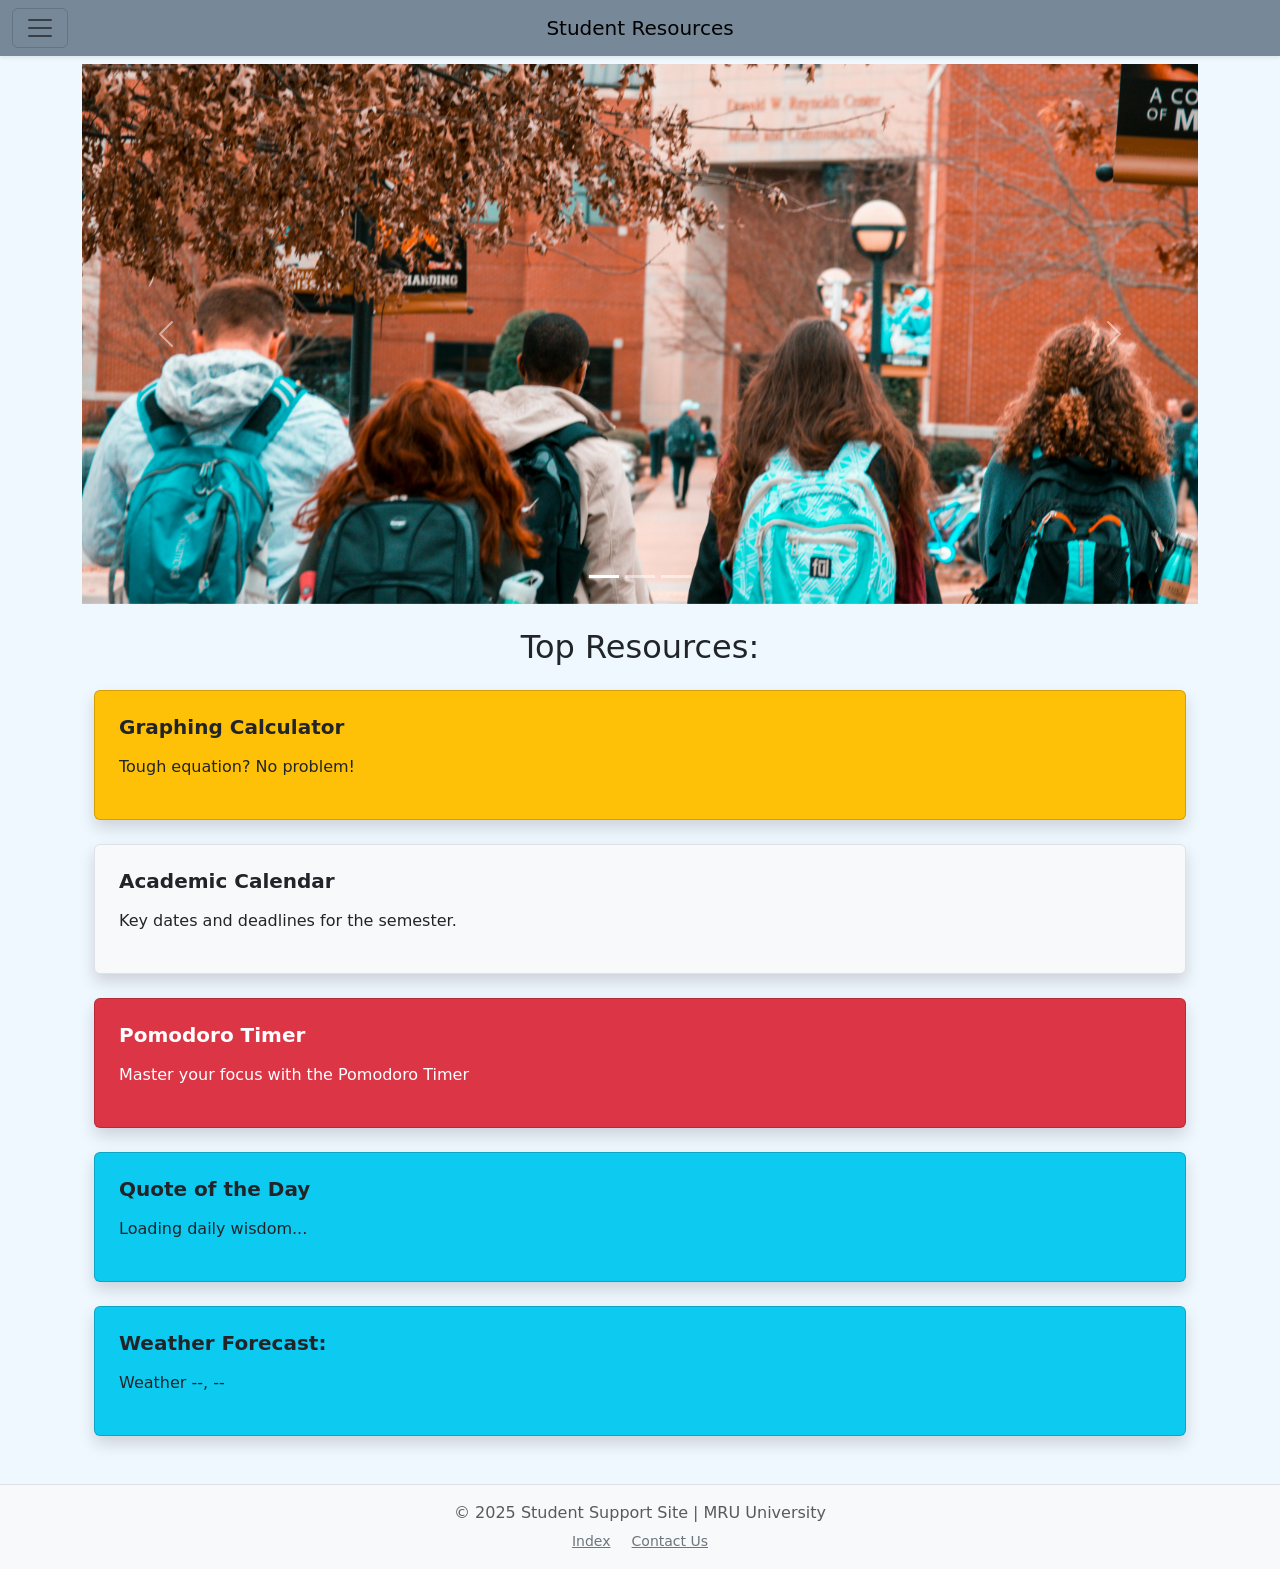
<file: index.html>
<!DOCTYPE html>
<html lang="en">
  <head>
    <meta charset="utf-8">
    <meta name="viewport" content="width=device-width, initial-scale=1">
    <title>MRU Student Support Site</title>

    <!-- Icon, an actual icon file (16x16 or 32x32). (displays in Browser tab...) -->
    <link rel="icon" href="img/index/index.ico" />

    <!-- Load bootstrap -->
    <link href="https://cdn.jsdelivr.net/npm/bootstrap@5.0.2/dist/css/bootstrap.min.css" rel="stylesheet" integrity="sha384-EVSTQN3/azprG1Anm3QDgpJLIm9Nao0Yz1ztcQTwFspd3yD65VohhpuuCOmLASjC" crossorigin="anonymous">

    <!-- Custom Style sheets -->
    <link rel="stylesheet" href="css/main.css" />

  </head>

  <body>
    <!-- Header to be reused... -->
    <header class="site-header">
      <!-- nav holds the Bootstrap offcanvas drop-down menu: -->
      <nav class="navbar navbar-light fixed-top shadow-sm">
        <div class="container-fluid">

          <!-- Heading text on the top of the page... -->
          <!-- ensure it's center-aligned/doubles as page title -->
          <a class="navbar-brand position-absolute start-50 translate-middle-x" href="index.html">Student Resources</a>

          <!-- Clickable three-line hamburger toggle button for menu: -->
          <button class="navbar-toggler" type="button"
                  data-bs-toggle="offcanvas"
                  data-bs-target="#offcanvasNavbarTop"
                  aria-controls="offcanvasNavbarTop">
            <span class="navbar-toggler-icon"></span>
          </button>
        </div>
      </nav>

      <!-- Navigation drop-down content begin -->
      <div class="offcanvas offcanvas-top" tabindex="-1" id="offcanvasNavbarTop" aria-labelledby="offcanvasNavbarTopLabel" style="height: auto;">
        <div class="offcanvas-header bg-light">
          <h5 class="offcanvas-title" id="offcanvasNavbarTopLabel">Site Navigation</h5>
          <!-- Add a close button on the left side of drop-down -->
          <button type="button" class="btn-close text-reset" data-bs-dismiss="offcanvas" aria-label="Close"></button>
        </div>
          <!-- Drop-down listed content -->
          <div class="offcanvas-body">
            <ul class="navbar-nav flex-grow-1 pe-3">
              <li class="nav-item"> <a class="nav-link w-100 active" aria-current="page" href="index.html">Main Page</a> </li>
              <li class="nav-item"> <a class="nav-link" href="timer.html">Pomodoro Timer</a></li>
              <li class="nav-item"> <a class="nav-link" href="compsci-dep.html">Computer Science</a></li>
              <li class="nav-item"> <a class="nav-link" href="economics-dep.html">Economics</a></li>
              <li class="nav-item"> <a class="nav-link" href="english-dep.html">English</a></li>
              <li class="nav-item"> <a class="nav-link" href="history-dep.html">History</a></li>
              <li class="nav-item"> <a class="nav-link" href="math-dep.html">Mathematics</a></li>
            </ul>
          </div>
          <!-- End - Drop-down listed content -->
      </div>
      <!-- End - Navigation drop-down content -->
    </header>
    <!-- Header to be reused... -->

    <!-- Begin Main Content Area -->
    <main id="main-content" class="mt-5 pt-3">

      <!-- Begin Photo Carousel: -->
      <section>
        <div class="container">
          <!-- Scroll interval adjustable w/ data-bs-interval (ms) -->
          <div id="carouselIndicators" class="carousel slide" data-bs-ride="carousel" data-bs-interval="10000">

            <div class="carousel-indicators">
              <button type="button" data-bs-target="#carouselIndicators" data-bs-slide-to="0" class="active" aria-current="true" aria-label="Slide 1"></button>
              <button type="button" data-bs-target="#carouselIndicators" data-bs-slide-to="1" aria-label="Slide 2"></button>
              <button type="button" data-bs-target="#carouselIndicators" data-bs-slide-to="2" aria-label="Slide 3"></button>
            </div>

            <div class="carousel-inner">
              <div class="carousel-item active">
                <img class="d-block w-100 carousel-img" src="img/index/temp_carousel_1.jpg" alt="First slide">
              </div>
              <div class="carousel-item">
                <img class="d-block w-100 carousel-img" src="img/index/temp_carousel_2.jpg" alt="Second slide">
              </div>
              <div class="carousel-item">
                <img class="d-block w-100 carousel-img" src="img/index/temp_carousel_3.jpg" alt="Third slide">
              </div>
            </div>

            <button class="carousel-control-prev" type="button" data-bs-target="#carouselIndicators" data-bs-slide="prev">
              <span class="carousel-control-prev-icon" aria-hidden="true"></span>
              <span class="visually-hidden">Previous</span>
            </button>

            <button class="carousel-control-next" type="button" data-bs-target="#carouselIndicators" data-bs-slide="next">
              <span class="carousel-control-next-icon" aria-hidden="true"></span>
              <span class="visually-hidden">Next</span>
            </button>
          </div>
        </div>
      </section>
      <!-- End Photo Carousel -->

      <!-- Begin General content area: Buttons, APIs, etc, go below here: -->
      <section id="resources-by-subject" class="mb-5">
        <h2 class="text-center my-4">Top Resources:</h2>

        <!-- Resources tiles container -->
        <div class="container px-4 mb-5">

          <!-- Graphing Calculator -->
          <div class="card bg-warning text-dark shadow mb-4">
            <div class="card-body d-flex flex-column p-4">
              <h5 class="card-title fw-bold mb-3">Graphing Calculator</h5>
              <p class="card-text">Tough equation? No problem!</p>
              <a href="https://www.geogebra.org/graphing?lang=en" class="stretched-link text-decoration-none text-dark"></a>
            </div>
          </div>

          <!-- Academic Calendar -->
          <div class="card bg-light shadow border mb-4">
            <div class="card-body d-flex flex-column p-4">
              <h5 class="card-title fw-bold mb-3">Academic Calendar</h5>
              <p class="card-text">Key dates and deadlines for the semester.</p>
              <a href="#" class="stretched-link text-decoration-none text-dark"></a>
            </div>
          </div>

          <!-- Pomodoro Timer -->
          <div class="card bg-danger text-white shadow mb-4">
            <div class="card-body d-flex flex-column p-4">
              <h5 class="card-title fw-bold mb-3">Pomodoro Timer</h5>
              <p class="card-text">Master your focus with the Pomodoro Timer</p>
              <a href="https://pomofocus.io/" class="stretched-link text-decoration-none text-white"></a>
            </div>
          </div>

          <!-- Quote of the Day -->
          <div class="card bg-info text-dark shadow mb-4">
            <div class="card-body d-flex flex-column p-4">
              <h5 class="card-title fw-bold mb-3">Quote of the Day</h5>
              <p id="index_quote_of_the_day" class="card-text">Loading daily wisdom...</p>
              <a href="https://www.brainyquote.com/topics/inspirational-quotes" class="stretched-link text-decoration-none text-dark"></a>
            </div>
          </div>

          <!-- Weather Forecast -->
          <div class="card bg-info text-dark shadow mb-4">
            <div class="card-body d-flex flex-column p-4">
              <h5 class="card-title fw-bold mb-3">Weather Forecast:</h5>
              <p id="weather_forecast" class="card-text">Today: -- | Tomorrow: --</p>
              <a href="https://www.weather.gov/lzk/" class="stretched-link text-decoration-none text-dark"></a>
            </div>
          </div>

        </div>
        <!-- End resources tiles container -->
      </section>
      <!-- End General content area -->

    </main>
    <!-- End main content area -->

    <!-- Begin Footer - to be reused...-->
    <footer class="bg-light text-center py-3 border-top">
      <!-- Container... -->
      <div>
        <!-- Copyright & date -->
        <p class="text-muted mb-0">&copy; 2025 Student Support Site | MRU University</p>

        <div class="mt-1">
          <a href="index.html" class="text-secondary text-decoration none small mx-2">Index</a>
          <a href="#" class="text-secondary text-decoration none small mx-2">Contact Us</a>
        </div>
      </div>
    </footer>
    <!-- End Footer -->

    <!-- Connect script file here -->
    <script src="js/quote_api.js"></script>
    <script src="js/weather_api.js"></script>
    <script src="https://cdn.jsdelivr.net/npm/bootstrap@5.0.2/dist/js/bootstrap.bundle.min.js" integrity="sha384-MrcW6ZMFYlzcLA8Nl+NtUVF0sA7MsXsP1UyJoMp4YLEuNSfAP+JcXn/tWtIaxVXM" crossorigin="anonymous"></script>
  </body>
</html>
</file>
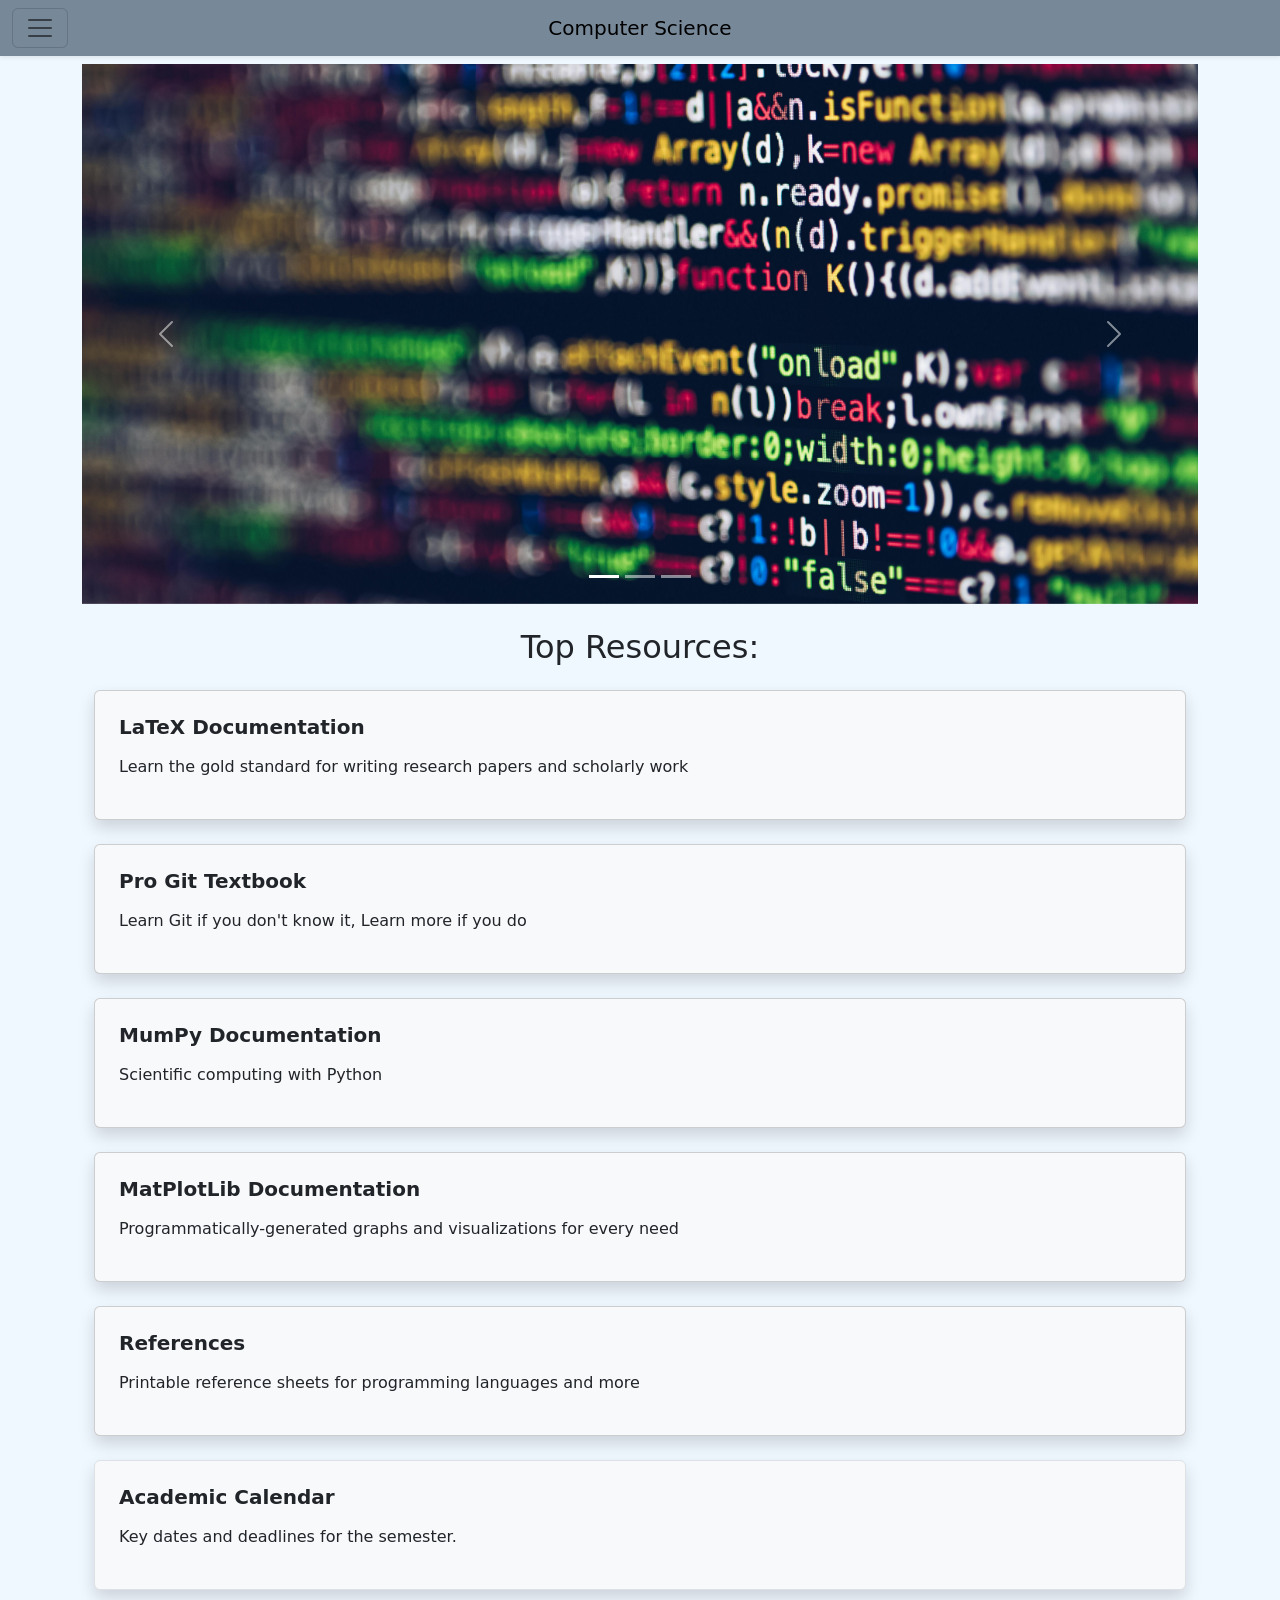
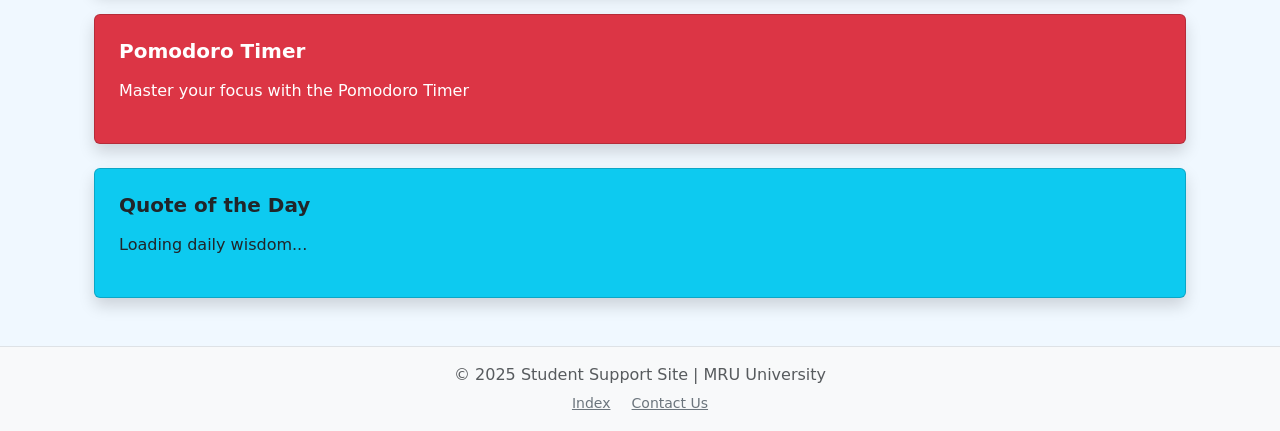
<file: compsci-dep.html>
<!DOCTYPE html>
<html lang="en">
  <head>
    <meta charset="utf-8">
    <meta name="viewport" content="width=device-width, initial-scale=1">
    <title>Computer Science Department| MRU</title>

    <!-- Icon, an actual icon file (16x16 or 32x32). (displays in Browser tab...) -->
    <link rel="icon" href="img/compsci/index.ico" />

    <!-- Load bootstrap -->
    <link href="https://cdn.jsdelivr.net/npm/bootstrap@5.0.2/dist/css/bootstrap.min.css" rel="stylesheet" integrity="sha384-EVSTQN3/azprG1Anm3QDgpJLIm9Nao0Yz1ztcQTwFspd3yD65VohhpuuCOmLASjC" crossorigin="anonymous">

    <!-- Custom Style sheets -->
    <link rel="stylesheet" href="css/main.css" />

  </head>

  <body>
    <!-- Header to be reused... -->
    <header class="site-header">
      <!-- nav holds the Bootstrap offcanvas drop-down menu: -->
      <nav class="navbar navbar-light fixed-top shadow-sm">
        <div class="container-fluid">

          <!-- Heading text on the top of the page... -->
          <!-- ensure it's center-aligned/doubles as page title -->
          <a class="navbar-brand position-absolute start-50 translate-middle-x" href="index.html">Computer Science</a>

          <!-- Clickable three-line hamburger toggle button for menu: -->
          <button class="navbar-toggler" type="button"
                  data-bs-toggle="offcanvas"
                  data-bs-target="#offcanvasNavbarTop"
                  aria-controls="offcanvasNavbarTop">
            <span class="navbar-toggler-icon"></span>
          </button>
        </div>
      </nav>

      <!-- Navigation drop-down content begin -->
      <div class="offcanvas offcanvas-top" tabindex="-1" id="offcanvasNavbarTop" aria-labelledby="offcanvasNavbarTopLabel" style="height: auto;">
        <div class="offcanvas-header bg-light">
          <h5 class="offcanvas-title" id="offcanvasNavbarTopLabel">Site Navigation</h5>
          <!-- Add a close button on the left side of drop-down -->
          <button type="button" class="btn-close text-reset" data-bs-dismiss="offcanvas" aria-label="Close"></button>
        </div>
          <!-- Drop-down listed content -->
          <div class="offcanvas-body">
            <ul class="navbar-nav justify-content-end flex-grow-1 pe-3">
              <li class="nav-item"> <a class="nav-link" aria-current="page" href="index.html">Main Page</a> </li>
              <li class="nav-item"> <a class="nav-link w-100" href="timer.html">Pomodoro Timer</a></li>
              <li class="nav-item"> <a class="nav-link w-100 active" href="compsci-dep.html">Computer Science</a></li>
              <li class="nav-item"> <a class="nav-link w-100" href="economics-dep.html">Economics</a></li>
              <li class="nav-item"> <a class="nav-link w-100" href="english-dep.html">English</a></li>
              <li class="nav-item"> <a class="nav-link w-100" href="history-dep.html">History</a></li>
              <li class="nav-item"> <a class="nav-link w-100" href="math-dep.html">Mathematics</a></li>
            </ul>
          <!-- End - Drop-down listed content -->
          </div>
      </div>
      <!-- End - Navigation drop-down content -->
    </header>
    <!-- Header to be reused... -->

    <!-- Begin Main Content Area -->
    <main id="main-content" class="mt-5 pt-3">

      <!-- Begin Photo Carousel: -->
      <section>
        <div class="container">
          <!-- Scroll interval adjustable w/ data-bs-interval (ms) -->
          <div id="carouselIndicators" class="carousel slide" data-bs-ride="carousel" data-bs-interval="10000">

            <div class="carousel-indicators">
              <button type="button" data-bs-target="#carouselIndicators" data-bs-slide-to="0" class="active" aria-current="true" aria-label="Slide 1"></button>
              <button type="button" data-bs-target="#carouselIndicators" data-bs-slide-to="1" aria-label="Slide 2"></button>
              <button type="button" data-bs-target="#carouselIndicators" data-bs-slide-to="2" aria-label="Slide 3"></button>
            </div>

            <div class="carousel-inner">
              <div class="carousel-item active">
                <img class="d-block w-100 carousel-img" src="img/compsci/temp_carousel_1.jpg" alt="First slide">
              </div>
              <div class="carousel-item">
                <img class="d-block w-100 carousel-img" src="img/compsci/temp_carousel_2.jpg" alt="Second slide">
              </div>
              <div class="carousel-item">
                <img class="d-block w-100 carousel-img" src="img/compsci/temp_carousel_3.jpg" alt="Third slide">
              </div>
            </div>

            <button class="carousel-control-prev" type="button" data-bs-target="#carouselIndicators" data-bs-slide="prev">
              <span class="carousel-control-prev-icon" aria-hidden="true"></span>
              <span class="visually-hidden">Previous</span>
            </button>

            <button class="carousel-control-next" type="button" data-bs-target="#carouselIndicators" data-bs-slide="next">
              <span class="carousel-control-next-icon" aria-hidden="true"></span>
              <span class="visually-hidden">Next</span>
            </button>
          </div>
        </div>
      </section>
      <!-- End Photo Carousel -->

      <!-- Begin General content area: Buttons, APIs, etc, go below here: -->
      <section id="resources-by-subject" class="mb-5">
        <h2 class="text-center my-4">Top Resources:</h2>

        <!-- Resources tiles container -->
        <div class="container px-4 mb-5">
          
          <!-- LaTex docs -->
          <div class="card bg-light text-dark shadow mb-4">
            <div class="card-body d-flex flex-column p-4">
              <h5 class="card-title fw-bold mb-3">LaTeX Documentation</h5>
              <p class="card-text">Learn the gold standard for writing research papers and scholarly work</p>
              <a href="https://en.wikibooks.org/wiki/LaTeX" class="stretched-link text-decoration-none text-dark"></a>
            </div>
          </div>

          <!-- Git Reference -->
          <div class="card bg-light text-dark shadow mb-4">
            <div class="card-body d-flex flex-column p-4">
              <h5 class="card-title fw-bold mb-3">Pro Git Textbook</h5>
              <p class="card-text">Learn Git if you don't know it, Learn more if you do</p>
              <a href="https://git-scm.com/book/en/v2" class="stretched-link text-decoration-none text-dark"></a>
            </div>
          </div>

          <!-- Numpy -->
          <div class="card bg-light text-dark shadow mb-4">
            <div class="card-body d-flex flex-column p-4">
              <h5 class="card-title fw-bold mb-3">MumPy Documentation</h5>
              <p class="card-text">Scientific computing with Python</p>
              <a href="https://numpy.org/doc/stable/user/index.html#user" class="stretched-link text-decoration-none text-dark"></a>
            </div>
          </div>

          <!-- MPL -->
          <div class="card bg-light text-dark shadow mb-4">
            <div class="card-body d-flex flex-column p-4">
              <h5 class="card-title fw-bold mb-3">MatPlotLib Documentation</h5>
              <p class="card-text">Programmatically-generated graphs and visualizations for every need</p>
              <a href="https://matplotlib.org/stable/users/index" class="stretched-link text-decoration-none text-dark"></a>
            </div>
          </div>

          <!-- Reference Sheets -->
          <div class="card bg-light text-dark shadow mb-4">
            <div class="card-body d-flex flex-column p-4">
              <h5 class="card-title fw-bold mb-3">References</h5>
              <p class="card-text">Printable reference sheets for programming languages and more</p>
              <a href="https://cheatography.com/tag/software/" class="stretched-link text-decoration-none text-dark"></a>
            </div>
          </div>

          <!-- Academic Calendar -->
          <div class="card bg-light shadow border mb-4">
            <div class="card-body d-flex flex-column p-4">
              <h5 class="card-title fw-bold mb-3">Academic Calendar</h5>
              <p class="card-text">Key dates and deadlines for the semester.</p>
              <a href="#" class="stretched-link text-decoration-none text-dark"></a>
            </div>
          </div>

          <!-- Pomodoro Timer -->
          <div class="card bg-danger text-white shadow mb-4">
            <div class="card-body d-flex flex-column p-4">
              <h5 class="card-title fw-bold mb-3">Pomodoro Timer</h5>
              <p class="card-text">Master your focus with the Pomodoro Timer</p>
              <a href="timer.html" class="stretched-link text-decoration-none text-white"></a>
            </div>
          </div>

          <!-- Quote of the Day -->
          <div class="card bg-info text-dark shadow mb-4">
            <div class="card-body d-flex flex-column p-4">
              <h5 class="card-title fw-bold mb-3">Quote of the Day</h5>
              <p id="compsci_quote_of_the_day" class="card-text">Loading daily wisdom...</p>
              <a href="https://www.brainyquote.com/topics/inspirational-quotes" class="stretched-link text-decoration-none text-dark"></a>
            </div>
          </div>

        </div>
        <!-- End resources tiles container -->
      </section>
      <!-- End General content area -->

    </main>
    <!-- End main content area -->

    <!-- Begin Footer - to be reused...-->
    <footer class="bg-light text-center py-3 border-top">
      <!-- Container... -->
      <div>
        <!-- Copyright & date -->
        <p class="text-muted mb-0">&copy; 2025 Student Support Site | MRU University</p>

        <div class="mt-1">
          <a href="index.html" class="text-secondary text-decoration none small mx-2">Index</a>
          <a href="#" class="text-secondary text-decoration none small mx-2">Contact Us</a>
        </div>
      </div>
    </footer>
    <!-- End Footer -->

    <!-- Connect script file here -->
    <script src = "js/quote_api.js"></script>
    <script src="https://cdn.jsdelivr.net/npm/bootstrap@5.0.2/dist/js/bootstrap.bundle.min.js" integrity="sha384-MrcW6ZMFYlzcLA8Nl+NtUVF0sA7MsXsP1UyJoMp4YLEuNSfAP+JcXn/tWtIaxVXM" crossorigin="anonymous"></script>
  </body>
</html>
</file>
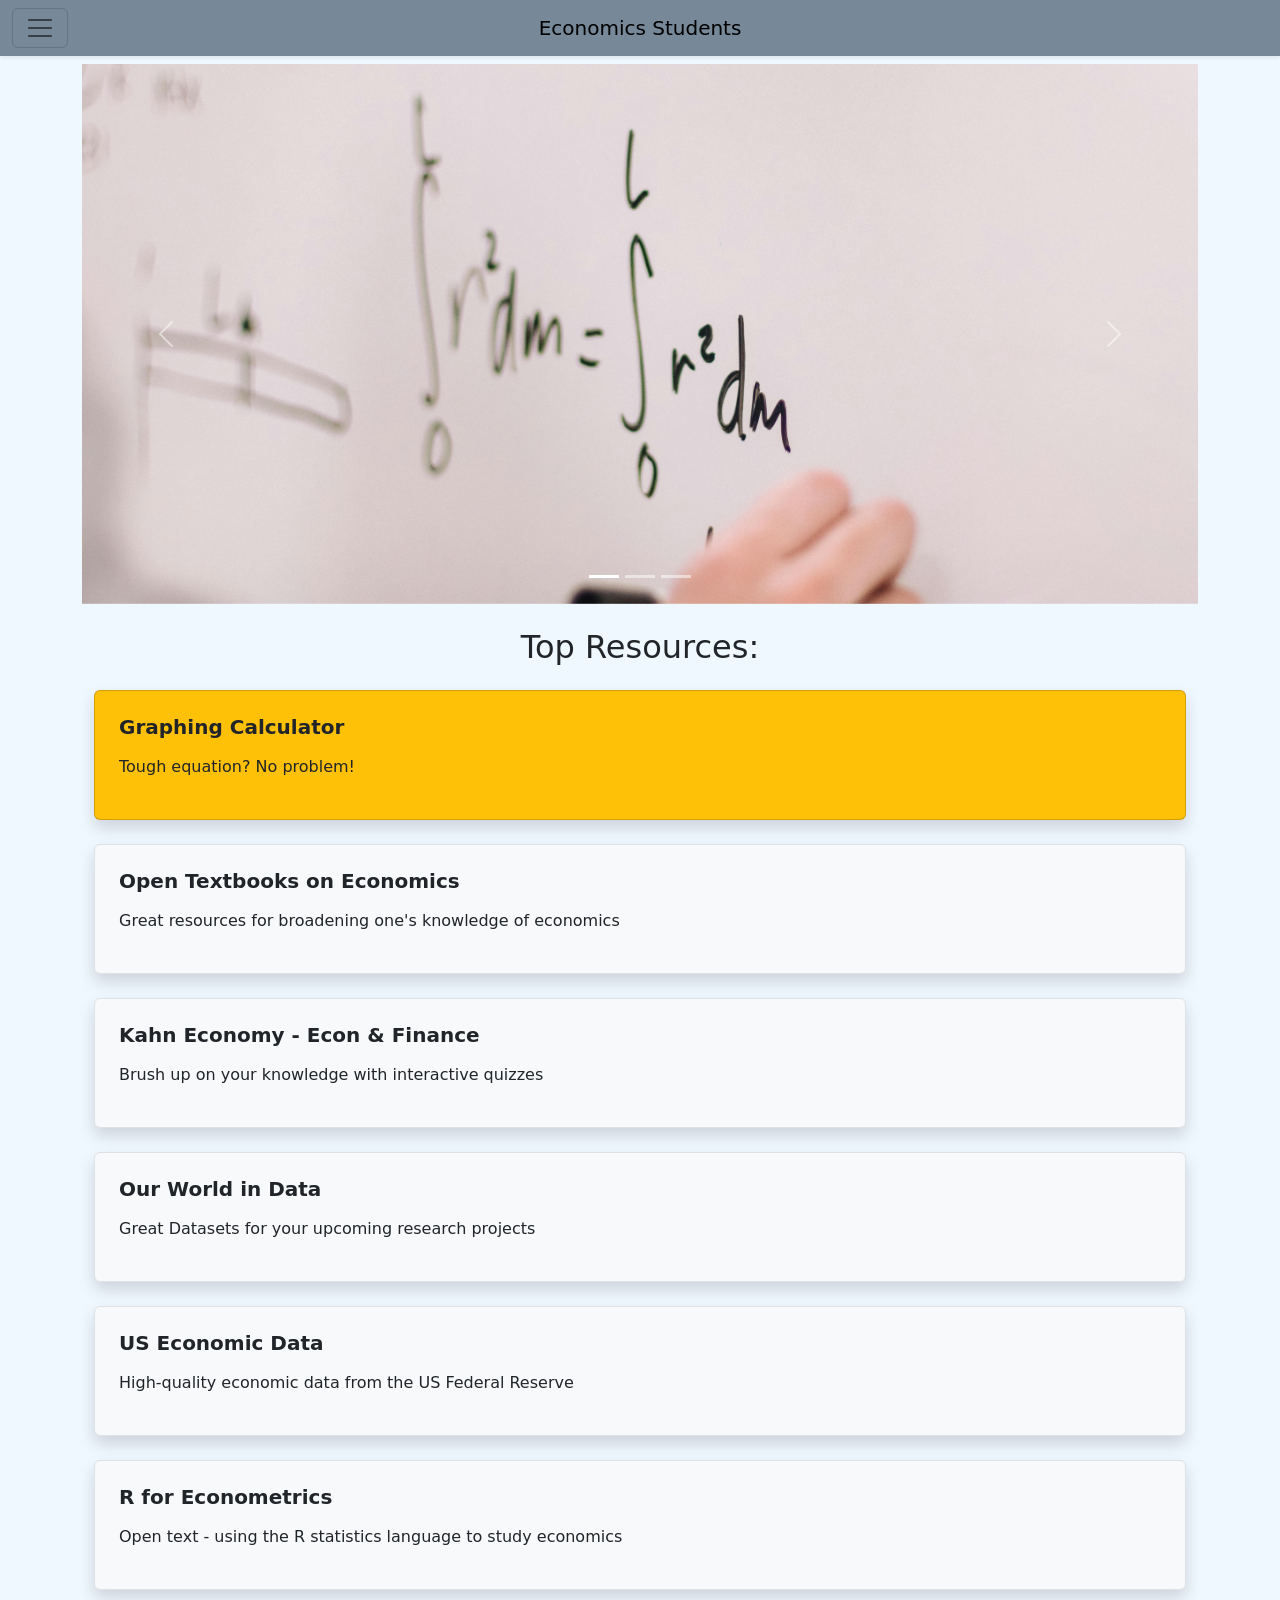
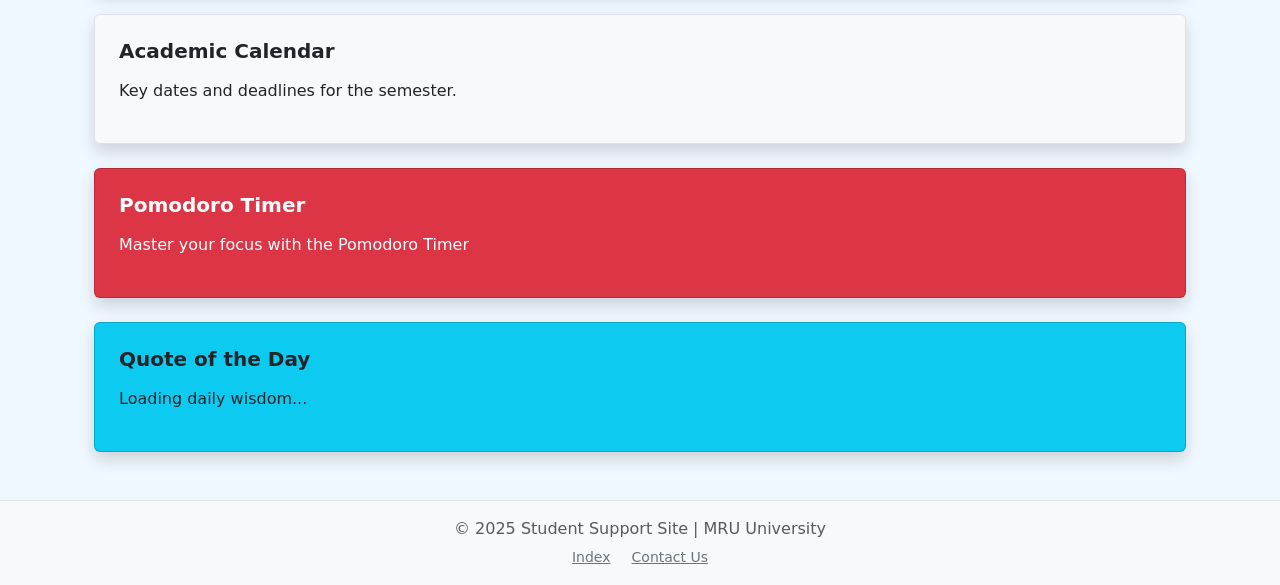
<file: economics-dep.html>
<!DOCTYPE html>
<html lang="en">
  <head>
    <meta charset="utf-8">
    <meta name="viewport" content="width=device-width, initial-scale=1">
    <title>MRU Student Support Site</title>

    <!-- Icon, an actual icon file (16x16 or 32x32). (displays in Browser tab...) -->
    <link rel="icon" href="img/economics/economics.ico" />

    <!-- Load bootstrap -->
    <link href="https://cdn.jsdelivr.net/npm/bootstrap@5.0.2/dist/css/bootstrap.min.css" rel="stylesheet" integrity="sha384-EVSTQN3/azprG1Anm3QDgpJLIm9Nao0Yz1ztcQTwFspd3yD65VohhpuuCOmLASjC" crossorigin="anonymous">

    <!-- Custom Style sheets -->
    <link rel="stylesheet" href="css/main.css" />

  </head>

  <body>
    <!-- Header to be reused... -->
    <header class="site-header">
      <!-- nav holds the Bootstrap offcanvas drop-down menu: -->
      <nav class="navbar navbar-light fixed-top shadow-sm">
        <div class="container-fluid">

          <!-- Heading text on the top of the page... -->
          <!-- ensure it's center-aligned/doubles as page title -->
          <a class="navbar-brand position-absolute start-50 translate-middle-x" href="index.html">Economics Students</a>

          <!-- Clickable three-line hamburger toggle button for menu: -->
          <button class="navbar-toggler" type="button"
                  data-bs-toggle="offcanvas"
                  data-bs-target="#offcanvasNavbarTop"
                  aria-controls="offcanvasNavbarTop">
            <span class="navbar-toggler-icon"></span>
          </button>
        </div>
      </nav>

      <!-- Navigation drop-down content begin -->
      <div class="offcanvas offcanvas-top" tabindex="-1" id="offcanvasNavbarTop" aria-labelledby="offcanvasNavbarTopLabel" style="height: auto;">
        <div class="offcanvas-header bg-light">
          <h5 class="offcanvas-title" id="offcanvasNavbarTopLabel">Site Navigation</h5>
          <!-- Add a close button on the left side of drop-down -->
          <button type="button" class="btn-close text-reset" data-bs-dismiss="offcanvas" aria-label="Close"></button>
        </div>
          <!-- Drop-down listed content -->
          <div class="offcanvas-body">
            <ul class="navbar-nav justify-content-end flex-grow-1 pe-3">
              <li class="nav-item"> <a class="nav-link" aria-current="page" href="index.html">Main Page</a> </li>
              <li class="nav-item"> <a class="nav-link w-100" href="timer.html">Pomodoro Timer</a></li>
              <li class="nav-item"> <a class="nav-link w-100" href="compsci-dep.html">Computer Science</a></li>
              <li class="nav-item"> <a class="nav-link w-100 active" href="economics-dep.html">Economics</a></li>
              <li class="nav-item"> <a class="nav-link w-100" href="english-dep.html">English</a></li>
              <li class="nav-item"> <a class="nav-link w-100" href="history-dep.html">History</a></li>
              <li class="nav-item"> <a class="nav-link w-100" href="math-dep.html">Mathematics</a></li>
            </ul>
          </div>
          <!-- End - Drop-down listed content -->
      </div>
      <!-- End - Navigation drop-down content -->
    </header>
    <!-- Header to be reused... -->

    <!-- Begin Main Content Area -->
    <main id="main-content" class="mt-5 pt-3">

      <!-- Begin Photo Carousel: -->
      <section>
        <div class="container">
          <!-- Scroll interval adjustable w/ data-bs-interval (ms) -->
          <div id="carouselIndicators" class="carousel slide" data-bs-ride="carousel" data-bs-interval="10000">

            <div class="carousel-indicators">
              <button type="button" data-bs-target="#carouselIndicators" data-bs-slide-to="0" class="active" aria-current="true" aria-label="Slide 1"></button>
              <button type="button" data-bs-target="#carouselIndicators" data-bs-slide-to="1" aria-label="Slide 2"></button>
              <button type="button" data-bs-target="#carouselIndicators" data-bs-slide-to="2" aria-label="Slide 3"></button>
            </div>

            <div class="carousel-inner">
              <div class="carousel-item active">
                <img class="d-block w-100 carousel-img" src="img/economics/temp_carousel_1.jpg" alt="First slide">
              </div>
              <div class="carousel-item">
                <img class="d-block w-100 carousel-img" src="img/economics/temp_carousel_2.jpg" alt="Second slide">
              </div>
              <div class="carousel-item">
                <img class="d-block w-100 carousel-img" src="img/economics/temp_carousel_3.jpg" alt="Third slide">
              </div>
            </div>

            <button class="carousel-control-prev" type="button" data-bs-target="#carouselIndicators" data-bs-slide="prev">
              <span class="carousel-control-prev-icon" aria-hidden="true"></span>
              <span class="visually-hidden">Previous</span>
            </button>

            <button class="carousel-control-next" type="button" data-bs-target="#carouselIndicators" data-bs-slide="next">
              <span class="carousel-control-next-icon" aria-hidden="true"></span>
              <span class="visually-hidden">Next</span>
            </button>
          </div>
        </div>
      </section>
      <!-- End Photo Carousel -->

      <!-- Begin General content area: Buttons, APIs, etc, go below here: -->
      <section id="resources-by-subject" class="mb-5">
        <h2 class="text-center my-4">Top Resources:</h2>

        <!-- Resources tiles container -->
        <div class="container px-4 mb-5">
          
          <!-- Graphing Calculator -->
          <div class="card bg-warning text-dark shadow mb-4">
            <div class="card-body d-flex flex-column p-4">
              <h5 class="card-title fw-bold mb-3">Graphing Calculator</h5>
              <p class="card-text">Tough equation? No problem!</p>
              <a href="https://www.geogebra.org/graphing?lang=en" class="stretched-link text-decoration-none text-dark"></a>
            </div>
          </div>

          <!-- Open Textbook - Economics -->
          <div class="card bg-light shadow border mb-4">
            <div class="card-body d-flex flex-column p-4">
              <h5 class="card-title fw-bold mb-3">Open Textbooks on Economics</h5>
              <p class="card-text">Great resources for broadening one's knowledge of economics</p>
              <a href="https://www.core-econ.org/" class="stretched-link text-decoration-none text-dark"></a>
            </div>
          </div>

          <!-- Kahn Academy - Econ & Finance -->
          <div class="card bg-light shadow border mb-4">
            <div class="card-body d-flex flex-column p-4">
              <h5 class="card-title fw-bold mb-3">Kahn Economy - Econ & Finance</h5>
              <p class="card-text">Brush up on your knowledge with interactive quizzes</p>
              <a href="https://www.khanacademy.org/economics-finance-domain" class="stretched-link text-decoration-none text-dark"></a>
            </div>
          </div>

          <!-- Data -->
          <div class="card bg-light shadow border mb-4">
            <div class="card-body d-flex flex-column p-4">
              <h5 class="card-title fw-bold mb-3">Our World in Data</h5>
              <p class="card-text">Great Datasets for your upcoming research projects</p>
              <a href="https://ourworldindata.org/" class="stretched-link text-decoration-none text-dark"></a>
            </div>
          </div>

          <!-- Federal Reserve Data -->
          <div class="card bg-light shadow border mb-4">
            <div class="card-body d-flex flex-column p-4">
              <h5 class="card-title fw-bold mb-3">US Economic Data</h5>
              <p class="card-text">High-quality economic data from the US Federal Reserve</p>
              <a href="https://fred.stlouisfed.org/" class="stretched-link text-decoration-none text-dark"></a>
            </div>
          </div>

          <!-- R-Lang Economics -->
          <div class="card bg-light shadow border mb-4">
            <div class="card-body d-flex flex-column p-4">
              <h5 class="card-title fw-bold mb-3">R for Econometrics</h5>
              <p class="card-text">Open text - using the R statistics language to study economics</p>
              <a href="https://www.econometrics-with-r.org/" class="stretched-link text-decoration-none text-dark"></a>
            </div>
          </div>

          <!-- Academic Calendar -->
          <div class="card bg-light shadow border mb-4">
            <div class="card-body d-flex flex-column p-4">
              <h5 class="card-title fw-bold mb-3">Academic Calendar</h5>
              <p class="card-text">Key dates and deadlines for the semester.</p>
              <a href="#" class="stretched-link text-decoration-none text-dark"></a>
            </div>
          </div>

          <!-- Pomodoro Timer -->
          <div class="card bg-danger text-white shadow mb-4">
            <div class="card-body d-flex flex-column p-4">
              <h5 class="card-title fw-bold mb-3">Pomodoro Timer</h5>
              <p class="card-text">Master your focus with the Pomodoro Timer</p>
              <a href="timer.html" class="stretched-link text-decoration-none text-white"></a>
            </div>
          </div>

          <!-- Quote of the Day -->
          <div class="card bg-info text-dark shadow mb-4">
            <div class="card-body d-flex flex-column p-4">
              <h5 class="card-title fw-bold mb-3">Quote of the Day</h5>
              <p id="economics_quote_of_the_day" class="card-text">Loading daily wisdom...</p>
              <a href="https://www.brainyquote.com/topics/inspirational-quotes" class="stretched-link text-decoration-none text-dark"></a>
            </div>
          </div>

        </div>
        <!-- End resources tiles container -->
      </section>
      <!-- End General content area -->

    </main>
    <!-- End main content area -->

    <!-- Begin Footer - to be reused...-->
    <footer class="bg-light text-center py-3 border-top">
      <!-- Container... -->
      <div>
        <!-- Copyright & date -->
        <p class="text-muted mb-0">&copy; 2025 Student Support Site | MRU University</p>

        <div class="mt-1">
          <a href="index.html" class="text-secondary text-decoration none small mx-2">Index</a>
          <a href="#" class="text-secondary text-decoration none small mx-2">Contact Us</a>
        </div>
      </div>
    </footer>
    <!-- End Footer -->

    <!-- Connect script file here -->
    <script src = "js/quote_api.js"></script>
    <script src="https://cdn.jsdelivr.net/npm/bootstrap@5.0.2/dist/js/bootstrap.bundle.min.js" integrity="sha384-MrcW6ZMFYlzcLA8Nl+NtUVF0sA7MsXsP1UyJoMp4YLEuNSfAP+JcXn/tWtIaxVXM" crossorigin="anonymous"></script>
  </body>
</html>
</file>
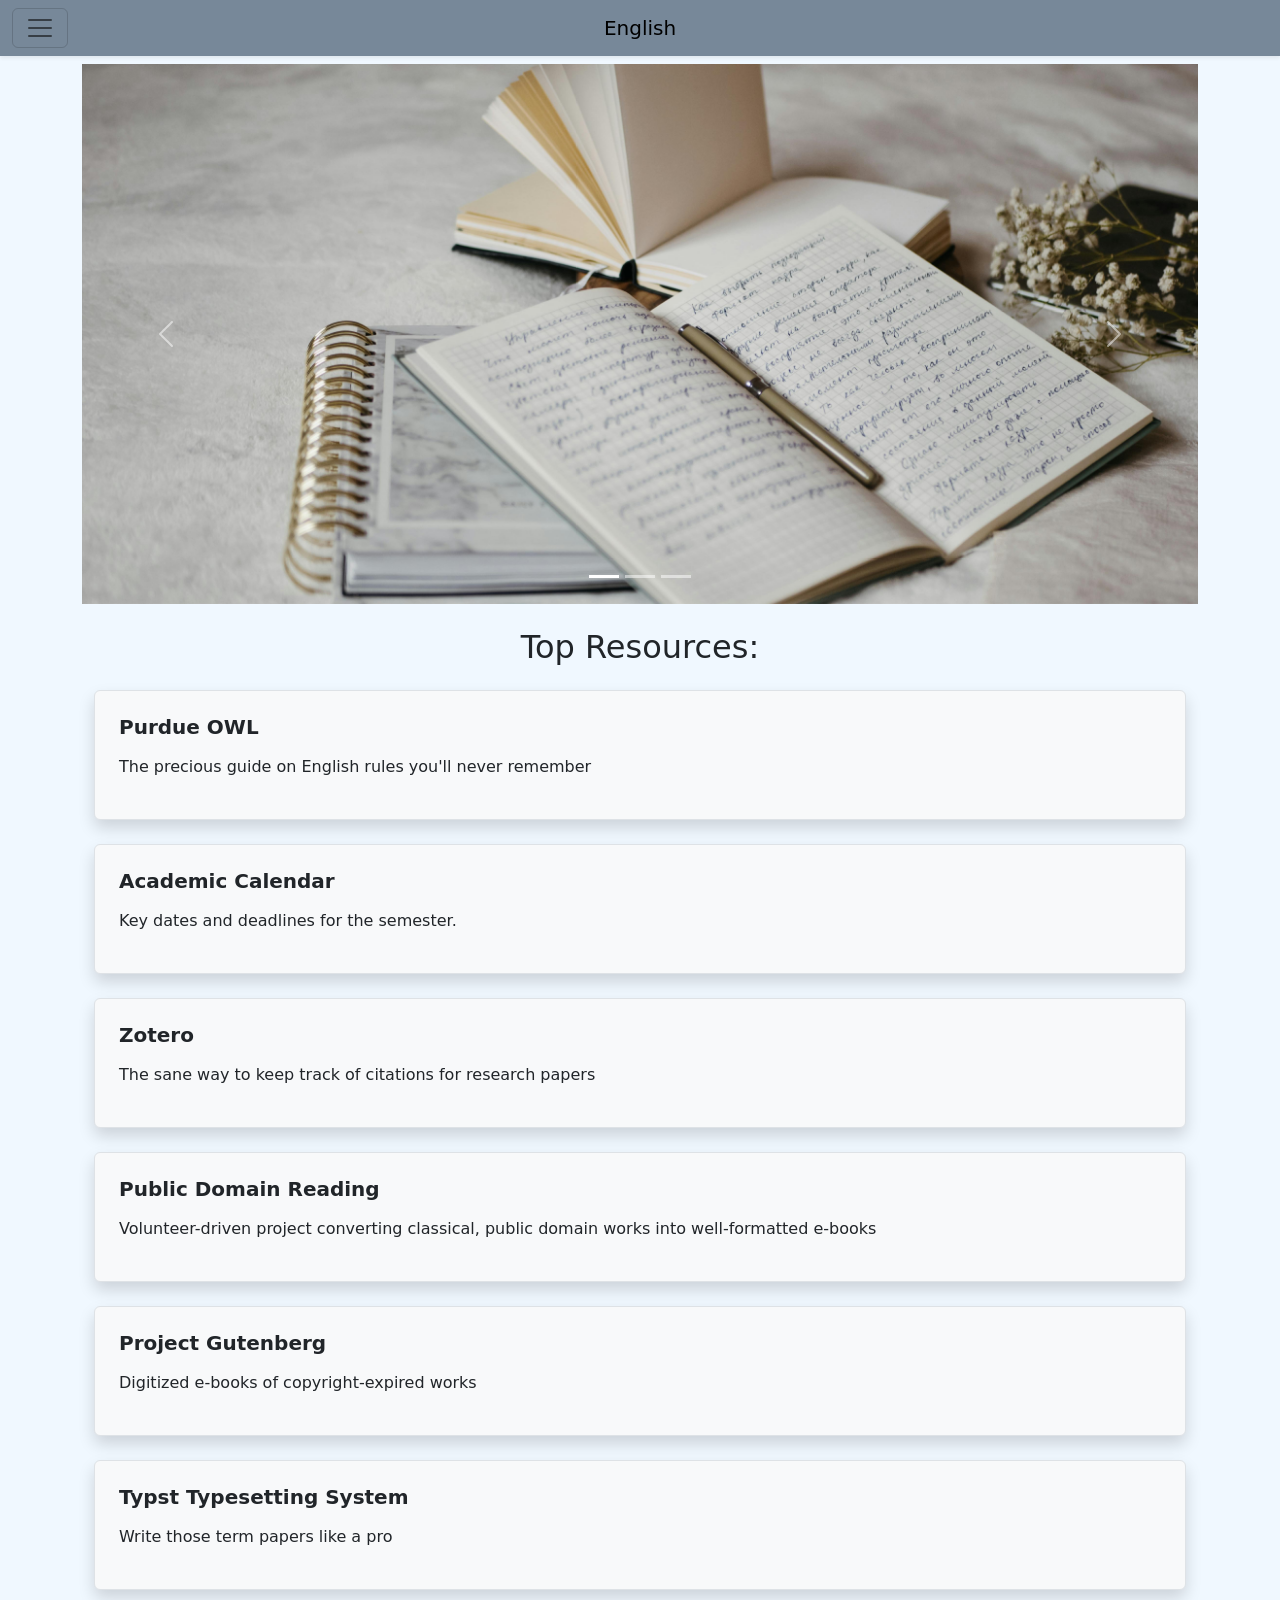
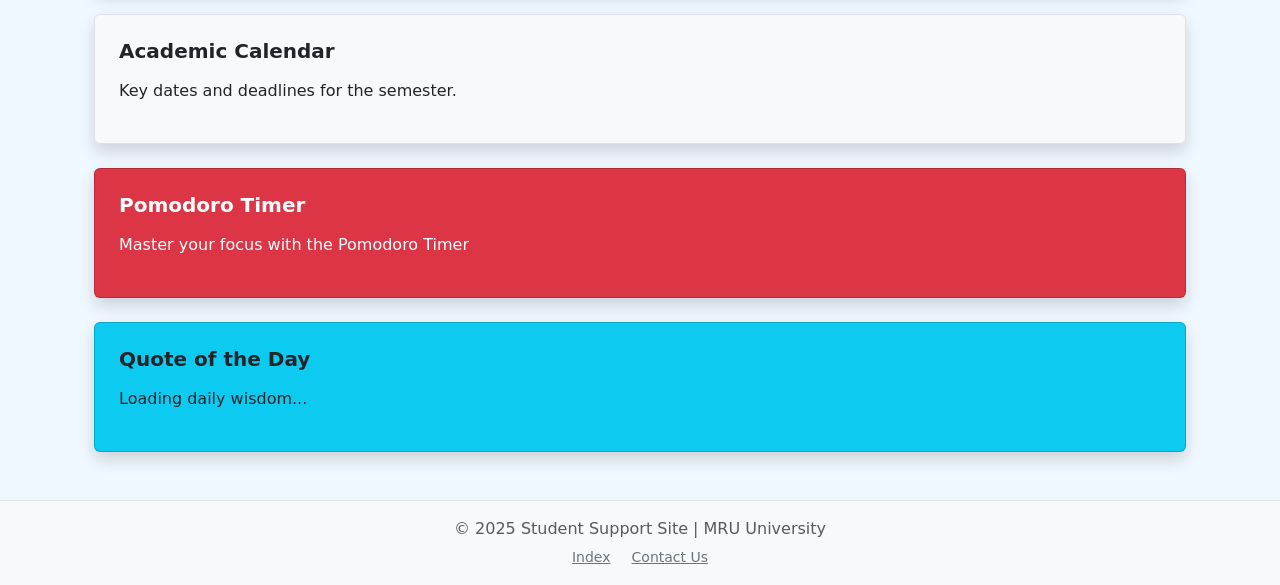
<file: english-dep.html>
<!DOCTYPE html>
<html lang="en">
  <head>
    <meta charset="utf-8">
    <meta name="viewport" content="width=device-width, initial-scale=1">
    <title>MRU Student Support Site</title>

    <!-- Icon, an actual icon file (16x16 or 32x32). (displays in Browser tab...) -->
    <link rel="icon" href="img/english/index.ico" />

    <!-- Load bootstrap -->
    <link href="https://cdn.jsdelivr.net/npm/bootstrap@5.0.2/dist/css/bootstrap.min.css" rel="stylesheet" integrity="sha384-EVSTQN3/azprG1Anm3QDgpJLIm9Nao0Yz1ztcQTwFspd3yD65VohhpuuCOmLASjC" crossorigin="anonymous">

    <!-- Custom Style sheets -->
    <link rel="stylesheet" href="css/main.css" />

  </head>

  <body>
    <!-- Header to be reused... -->
    <header class="site-header">
      <!-- nav holds the Bootstrap offcanvas drop-down menu: -->
      <nav class="navbar navbar-light fixed-top shadow-sm">
        <div class="container-fluid">

          <!-- Heading text on the top of the page... -->
          <!-- ensure it's center-aligned/doubles as page title -->
          <a class="navbar-brand position-absolute start-50 translate-middle-x" href="index.html">English</a>

          <!-- Clickable three-line hamburger toggle button for menu: -->
          <button class="navbar-toggler" type="button"
                  data-bs-toggle="offcanvas"
                  data-bs-target="#offcanvasNavbarTop"
                  aria-controls="offcanvasNavbarTop">
            <span class="navbar-toggler-icon"></span>
          </button>
        </div>
      </nav>

      <!-- Navigation drop-down content begin -->
      <div class="offcanvas offcanvas-top" tabindex="-1" id="offcanvasNavbarTop" aria-labelledby="offcanvasNavbarTopLabel" style="height: auto;">
        <div class="offcanvas-header bg-light">
          <h5 class="offcanvas-title" id="offcanvasNavbarTopLabel">Site Navigation</h5>
          <!-- Add a close button on the left side of drop-down -->
          <button type="button" class="btn-close text-reset" data-bs-dismiss="offcanvas" aria-label="Close"></button>
        </div>
          <!-- Drop-down listed content -->
          <div class="offcanvas-body">
            <ul class="navbar-nav justify-content-end flex-grow-1 pe-3">
              <li class="nav-item"> <a class="nav-link" aria-current="page" href="index.html">Main Page</a> </li>
              <li class="nav-item"> <a class="nav-link w-100" href="timer.html">Pomodoro Timer</a></li>
              <li class="nav-item"> <a class="nav-link w-100" href="compsci-dep.html">Computer Science</a></li>
              <li class="nav-item"> <a class="nav-link w-100" href="economics-dep.html">Economics</a></li>
              <li class="nav-item"> <a class="nav-link w-100 active" href="english-dep.html">English</a></li>
              <li class="nav-item"> <a class="nav-link w-100" href="history-dep.html">History</a></li>
              <li class="nav-item"> <a class="nav-link w-100" href="math-dep.html">Mathematics</a></li>
            </ul>
          <!-- End - Drop-down listed content -->
          </div>
      </div>
      <!-- End - Navigation drop-down content -->
    </header>
    <!-- Header to be reused... -->

    <!-- Begin Main Content Area -->
    <main id="main-content" class="mt-5 pt-3">

      <!-- Begin Photo Carousel: -->
      <section>
        <div class="container">
          <!-- Scroll interval adjustable w/ data-bs-interval (ms) -->
          <div id="carouselIndicators" class="carousel slide" data-bs-ride="carousel" data-bs-interval="10000">

            <div class="carousel-indicators">
              <button type="button" data-bs-target="#carouselIndicators" data-bs-slide-to="0" class="active" aria-current="true" aria-label="Slide 1"></button>
              <button type="button" data-bs-target="#carouselIndicators" data-bs-slide-to="1" aria-label="Slide 2"></button>
              <button type="button" data-bs-target="#carouselIndicators" data-bs-slide-to="2" aria-label="Slide 3"></button>
            </div>

            <div class="carousel-inner">
              <div class="carousel-item active">
                <img class="d-block w-100 carousel-img" src="img/english/temp_carousel_1.jpg" alt="First slide">
              </div>
              <div class="carousel-item">
                <img class="d-block w-100 carousel-img" src="img/english/temp_carousel_2.jpg" alt="Second slide">
              </div>
              <div class="carousel-item">
                <img class="d-block w-100 carousel-img" src="img/english/temp_carousel_3.jpg" alt="Third slide">
              </div>
            </div>

            <button class="carousel-control-prev" type="button" data-bs-target="#carouselIndicators" data-bs-slide="prev">
              <span class="carousel-control-prev-icon" aria-hidden="true"></span>
              <span class="visually-hidden">Previous</span>
            </button>

            <button class="carousel-control-next" type="button" data-bs-target="#carouselIndicators" data-bs-slide="next">
              <span class="carousel-control-next-icon" aria-hidden="true"></span>
              <span class="visually-hidden">Next</span>
            </button>
          </div>
        </div>
      </section>
      <!-- End Photo Carousel -->

      <!-- Begin General content area: Buttons, APIs, etc, go below here: -->
      <section id="resources-by-subject" class="mb-5">
        <h2 class="text-center my-4">Top Resources:</h2>

        <!-- Resources tiles container -->
        <div class="container px-4 mb-5">

          <!-- Purdue OWL -->
          <div class="card bg-light shadow border mb-4">
            <div class="card-body d-flex flex-column p-4">
              <h5 class="card-title fw-bold mb-3">Purdue OWL</h5>
              <p class="card-text">The precious guide on English rules you'll never remember</p>
              <a href="https://owl.purdue.edu/" class="stretched-link text-decoration-none text-dark"></a>
            </div>
          </div>

          <!-- Academic Calendar -->
          <div class="card bg-light shadow border mb-4">
            <div class="card-body d-flex flex-column p-4">
              <h5 class="card-title fw-bold mb-3">Academic Calendar</h5>
              <p class="card-text">Key dates and deadlines for the semester.</p>
              <a href="#" class="stretched-link text-decoration-none text-dark"></a>
            </div>
          </div>

          <!-- Zotero Citation Helper -->
          <div class="card bg-light shadow border mb-4">
            <div class="card-body d-flex flex-column p-4">
              <h5 class="card-title fw-bold mb-3">Zotero</h5>
              <p class="card-text">The sane way to keep track of citations for research papers</p>
              <a href="https://www.zotero.org/" class="stretched-link text-decoration-none text-dark"></a>
            </div>
          </div>

          <!-- Public Domain E-books -->
          <div class="card bg-light shadow border mb-4">
            <div class="card-body d-flex flex-column p-4">
              <h5 class="card-title fw-bold mb-3">Public Domain Reading</h5>
              <p class="card-text">Volunteer-driven project converting classical, public domain works into well-formatted e-books</p>
              <a href="https://standardebooks.org/" class="stretched-link text-decoration-none text-dark"></a>
            </div>
          </div>
          
          <!-- Project Gutenberg -->
          <div class="card bg-light shadow border mb-4">
            <div class="card-body d-flex flex-column p-4">
              <h5 class="card-title fw-bold mb-3">Project Gutenberg</h5>
              <p class="card-text">Digitized e-books of copyright-expired works</p>
              <a href="https://www.gutenberg.org/" class="stretched-link text-decoration-none text-dark"></a>
            </div>
          </div>

          <!-- Typst -->
          <div class="card bg-light shadow border mb-4">
            <div class="card-body d-flex flex-column p-4">
              <h5 class="card-title fw-bold mb-3">Typst Typesetting System</h5>
              <p class="card-text">Write those term papers like a pro</p>
              <a href="#" class="stretched-link text-decoration-none text-dark"></a>
            </div>
          </div>

          <!-- Academic Calendar -->
          <div class="card bg-light shadow border mb-4">
            <div class="card-body d-flex flex-column p-4">
              <h5 class="card-title fw-bold mb-3">Academic Calendar</h5>
              <p class="card-text">Key dates and deadlines for the semester.</p>
              <a href="#" class="stretched-link text-decoration-none text-dark"></a>
            </div>
          </div>

          <!-- Pomodoro Timer -->
          <div class="card bg-danger text-white shadow mb-4">
            <div class="card-body d-flex flex-column p-4">
              <h5 class="card-title fw-bold mb-3">Pomodoro Timer</h5>
              <p class="card-text">Master your focus with the Pomodoro Timer</p>
              <a href="timer.html" class="stretched-link text-decoration-none text-white"></a>
            </div>
          </div>

          <!-- Quote of the Day -->
          <div class="card bg-info text-dark shadow mb-4">
            <div class="card-body d-flex flex-column p-4">
              <h5 class="card-title fw-bold mb-3">Quote of the Day</h5>
              <p id="english_quote_of_the_day" class="card-text">Loading daily wisdom...</p>
              <a href="https://www.brainyquote.com/topics/inspirational-quotes" class="stretched-link text-decoration-none text-dark"></a>
            </div>
          </div>

        </div>
        <!-- End resources tiles container -->
      </section>
      <!-- End General content area -->

    </main>
    <!-- End main content area -->

    <!-- Begin Footer - to be reused...-->
    <footer class="bg-light text-center py-3 border-top">
      <!-- Container... -->
      <div>
        <!-- Copyright & date -->
        <p class="text-muted mb-0">&copy; 2025 Student Support Site | MRU University</p>

        <div class="mt-1">
          <a href="index.html" class="text-secondary text-decoration none small mx-2">Index</a>
          <a href="#" class="text-secondary text-decoration none small mx-2">Contact Us</a>
        </div>
      </div>
    </footer>
    <!-- End Footer -->

    <!-- Connect script file here -->
    <script src = "js/quote_api.js"></script>
    <script src="https://cdn.jsdelivr.net/npm/bootstrap@5.0.2/dist/js/bootstrap.bundle.min.js" integrity="sha384-MrcW6ZMFYlzcLA8Nl+NtUVF0sA7MsXsP1UyJoMp4YLEuNSfAP+JcXn/tWtIaxVXM" crossorigin="anonymous"></script>
  </body>
</html>
</file>
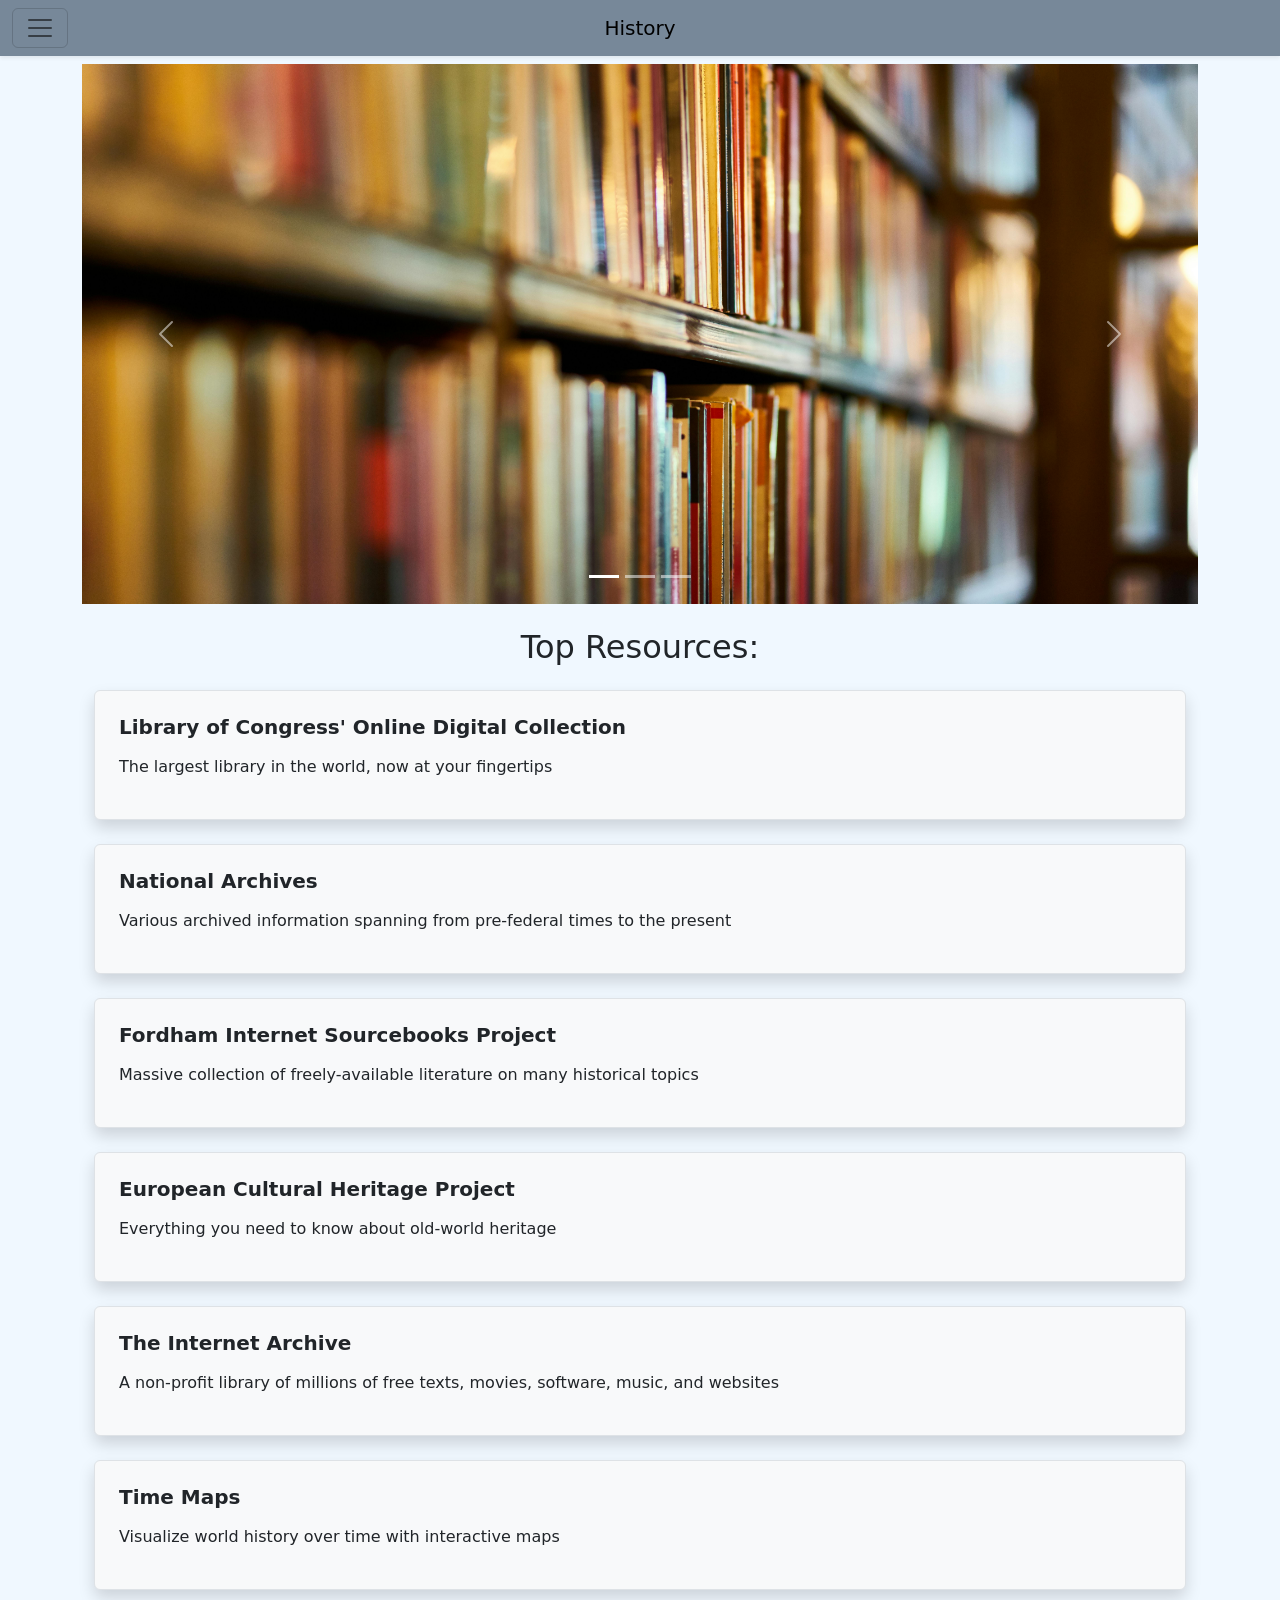
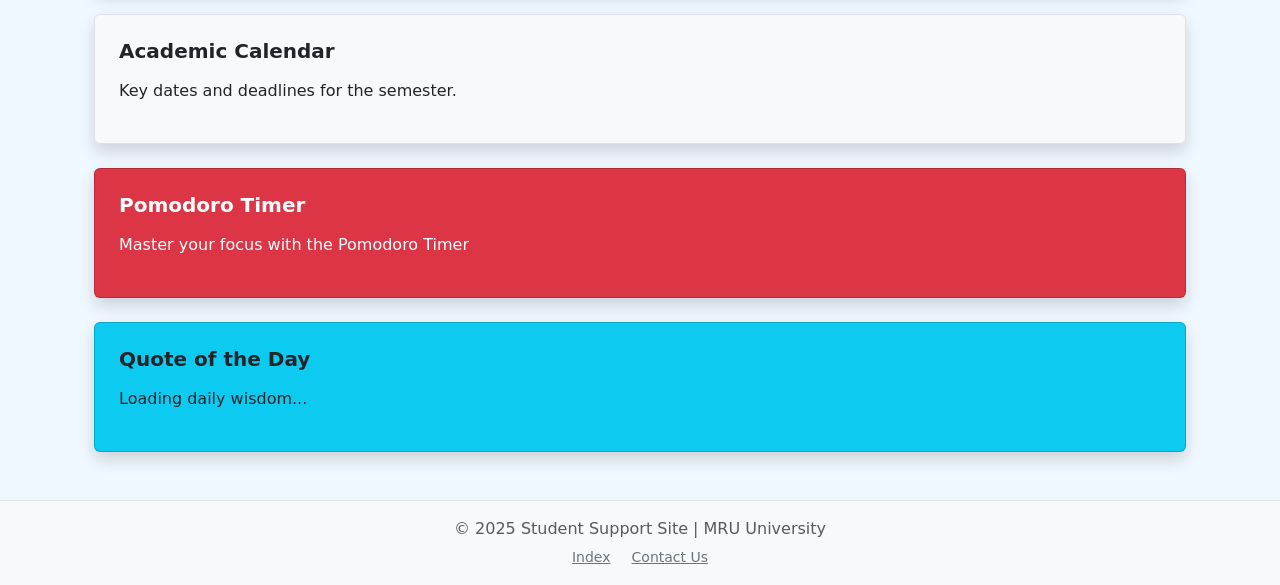
<file: history-dep.html>
<!DOCTYPE html>
<html lang="en">  
  <head>
    <meta charset="utf-8">
    <meta name="viewport" content="width=device-width, initial-scale=1">
    <title>History Department</title>

    <!-- Icon, an actual icon file (16x16 or 32x32). (displays in Browser tab...) -->
    <link rel="icon" href="img/history/history.ico" />

    <!-- Load bootstrap -->
    <link href="https://cdn.jsdelivr.net/npm/bootstrap@5.0.2/dist/css/bootstrap.min.css" rel="stylesheet" integrity="sha384-EVSTQN3/azprG1Anm3QDgpJLIm9Nao0Yz1ztcQTwFspd3yD65VohhpuuCOmLASjC" crossorigin="anonymous">

    <!-- Custom Style sheets -->
    <link rel="stylesheet" href="css/main.css" />

  </head>

  <body>
    <!-- Header to be reused... -->
    <header class="site-header">
      <!-- nav holds the Bootstrap offcanvas drop-down menu: -->
      <nav class="navbar navbar-light fixed-top shadow-sm">
        <div class="container-fluid">

          <!-- Heading text on the top of the page... -->
          <!-- ensure it's center-aligned/doubles as page title -->
          <a class="navbar-brand position-absolute start-50 translate-middle-x" href="index.html">History</a>

          <!-- Clickable three-line hamburger toggle button for menu: -->
          <button class="navbar-toggler" type="button"
                  data-bs-toggle="offcanvas"
                  data-bs-target="#offcanvasNavbarTop"
                  aria-controls="offcanvasNavbarTop">
            <span class="navbar-toggler-icon"></span>
          </button>
        </div>
      </nav>

      <!-- Navigation drop-down content begin -->
      <div class="offcanvas offcanvas-top" tabindex="-1" id="offcanvasNavbarTop" aria-labelledby="offcanvasNavbarTopLabel" style="height: auto;">
        <div class="offcanvas-header bg-light">
          <h5 class="offcanvas-title" id="offcanvasNavbarTopLabel">Site Navigation</h5>
          <!-- Add a close button on the left side of drop-down -->
          <button type="button" class="btn-close text-reset" data-bs-dismiss="offcanvas" aria-label="Close"></button>
        </div>
          <!-- Drop-down listed content -->
          <div class="offcanvas-body">
            <ul class="navbar-nav justify-content-end flex-grow-1 pe-3">
              <li class="nav-item"> <a class="nav-link" aria-current="page" href="index.html">Main Page</a> </li>
              <li class="nav-item"> <a class="nav-link w-100" href="timer.html">Pomodoro Timer</a></li>
              <li class="nav-item"> <a class="nav-link w-100" href="compsci-dep.html">Computer Science</a></li>
              <li class="nav-item"> <a class="nav-link w-100" href="economics-dep.html">Economics</a></li>
              <li class="nav-item"> <a class="nav-link w-100" href="english-dep.html">English</a></li>
              <li class="nav-item"> <a class="nav-link w-100 active" href="history-dep.html">History</a></li>
              <li class="nav-item"> <a class="nav-link w-100" href="math-dep.html">Mathematics</a></li>
            </ul>
          </div>
          <!-- End - Drop-down listed content -->
      </div>
      <!-- End - Navigation drop-down content -->
    </header>
    <!-- Header to be reused... -->

    <!-- Begin Main Content Area -->
    <main id="main-content" class="mt-5 pt-3">

      <!-- Begin Photo Carousel: -->
      <section>
        <div class="container">
          <!-- Scroll interval adjustable w/ data-bs-interval (ms) -->
          <div id="carouselIndicators" class="carousel slide" data-bs-ride="carousel" data-bs-interval="10000">

            <div class="carousel-indicators">
              <button type="button" data-bs-target="#carouselIndicators" data-bs-slide-to="0" class="active" aria-current="true" aria-label="Slide 1"></button>
              <button type="button" data-bs-target="#carouselIndicators" data-bs-slide-to="1" aria-label="Slide 2"></button>
              <button type="button" data-bs-target="#carouselIndicators" data-bs-slide-to="2" aria-label="Slide 3"></button>
            </div>

            <div class="carousel-inner">
              <div class="carousel-item active">
                <img class="d-block w-100 carousel-img" src="img/history/temp_carousel_1.jpg" alt="First slide">
              </div>
              <div class="carousel-item">
                <img class="d-block w-100 carousel-img" src="img/history/temp_carousel_2.jpg" alt="Second slide">
              </div>
              <div class="carousel-item">
                <img class="d-block w-100 carousel-img" src="img/history/temp_carousel_3.jpg" alt="Third slide">
              </div>
            </div>

            <button class="carousel-control-prev" type="button" data-bs-target="#carouselIndicators" data-bs-slide="prev">
              <span class="carousel-control-prev-icon" aria-hidden="true"></span>
              <span class="visually-hidden">Previous</span>
            </button>

            <button class="carousel-control-next" type="button" data-bs-target="#carouselIndicators" data-bs-slide="next">
              <span class="carousel-control-next-icon" aria-hidden="true"></span>
              <span class="visually-hidden">Next</span>
            </button>
          </div>
        </div>
      </section>
      <!-- End Photo Carousel -->

      <!-- Begin General content area: Buttons, APIs, etc, go below here: -->
      <section id="resources-by-subject" class="mb-5">
        <h2 class="text-center my-4">Top Resources:</h2>

        <!-- Resources tiles container -->
        <div class="container px-4 mb-5">

          <!-- Lib of Congress Online -->
          <div class="card bg-light shadow border mb-4">
            <div class="card-body d-flex flex-column p-4">
              <h5 class="card-title fw-bold mb-3">Library of Congress' Online Digital Collection</h5>
              <p class="card-text">The largest library in the world, now at your fingertips</p>
              <a href="https://www.loc.gov/collections/" class="stretched-link text-decoration-none text-dark"></a>
            </div>
          </div>

          <!-- National Archives -->
          <div class="card bg-light shadow border mb-4">
            <div class="card-body d-flex flex-column p-4">
              <h5 class="card-title fw-bold mb-3">National Archives</h5>
              <p class="card-text">Various archived information spanning from pre-federal times to the present</p>
              <a href="https://www.archives.gov/research" class="stretched-link text-decoration-none text-dark"></a>
            </div>
          </div>

          <!-- Fordham History Texts -->
          <div class="card bg-light shadow border mb-4">
            <div class="card-body d-flex flex-column p-4">
              <h5 class="card-title fw-bold mb-3">Fordham Internet Sourcebooks Project</h5>
              <p class="card-text">Massive collection of freely-available literature on many historical topics</p>
              <a href="https://sourcebooks.fordham.edu/" class="stretched-link text-decoration-none text-dark"></a>
            </div>
          </div>

          <!-- Archive of European Heritage -->
          <div class="card bg-light shadow border mb-4">
            <div class="card-body d-flex flex-column p-4">
              <h5 class="card-title fw-bold mb-3">European Cultural Heritage Project</h5>
              <p class="card-text">Everything you need to know about old-world heritage</p>
              <a href="https://www.europeana.eu/en" class="stretched-link text-decoration-none text-dark"></a>
            </div>
          </div>

          <!-- Internet Archive -->
          <div class="card bg-light shadow border mb-4">
            <div class="card-body d-flex flex-column p-4">
              <h5 class="card-title fw-bold mb-3">The Internet Archive</h5>
              <p class="card-text">A non-profit library of millions of free texts, movies, software, music, and websites</p>
              <a href="https:/archive.org" class="stretched-link text-decoration-none text-dark"></a>
            </div>
          </div>

          <!-- Time maps - Visual history -->
          <div class="card bg-light shadow border mb-4">
            <div class="card-body d-flex flex-column p-4">
              <h5 class="card-title fw-bold mb-3">Time Maps</h5>
              <p class="card-text">Visualize world history over time with interactive maps</p>
              <a href="https://timemaps.com" class="stretched-link text-decoration-none text-dark"></a>
            </div>
          </div>

          <!-- Academic Calendar -->
          <div class="card bg-light shadow border mb-4">
            <div class="card-body d-flex flex-column p-4">
              <h5 class="card-title fw-bold mb-3">Academic Calendar</h5>
              <p class="card-text">Key dates and deadlines for the semester.</p>
              <a href="#" class="stretched-link text-decoration-none text-dark"></a>
            </div>
          </div>

          <!-- Pomodoro Timer -->
          <div class="card bg-danger text-white shadow mb-4">
            <div class="card-body d-flex flex-column p-4">
              <h5 class="card-title fw-bold mb-3">Pomodoro Timer</h5>
              <p class="card-text">Master your focus with the Pomodoro Timer</p>
              <a href="timer.html" class="stretched-link text-decoration-none text-white"></a>
            </div>
          </div>

          <!-- Quote of the Day -->
          <div class="card bg-info text-dark shadow mb-4">
            <div class="card-body d-flex flex-column p-4">
              <h5 class="card-title fw-bold mb-3">Quote of the Day</h5>
              <p id="history_quote_of_the_day" class="card-text">Loading daily wisdom...</p>
              <a href="https://www.brainyquote.com/topics/inspirational-quotes" class="stretched-link text-decoration-none text-dark"></a>
            </div>
          </div>

        </div>
        <!-- End resources tiles container -->
      </section>
      <!-- End General content area -->

    </main>
    <!-- End main content area -->

    <!-- Begin Footer - to be reused...-->
    <footer class="bg-light text-center py-3 border-top">
      <!-- Container... -->
      <div>
        <!-- Copyright & date -->
        <p class="text-muted mb-0">&copy; 2025 Student Support Site | MRU University</p>

        <div class="mt-1">
          <a href="index.html" class="text-secondary text-decoration none small mx-2">Index</a>
          <a href="#" class="text-secondary text-decoration none small mx-2">Contact Us</a>
        </div>
      </div>
    </footer>
    <!-- End Footer -->

    <!-- Connect script file here -->
    <script src = "js/quote_api.js"></script>
    <script src="https://cdn.jsdelivr.net/npm/bootstrap@5.0.2/dist/js/bootstrap.bundle.min.js" integrity="sha384-MrcW6ZMFYlzcLA8Nl+NtUVF0sA7MsXsP1UyJoMp4YLEuNSfAP+JcXn/tWtIaxVXM" crossorigin="anonymous"></script>
  </body>
</html>
</file>
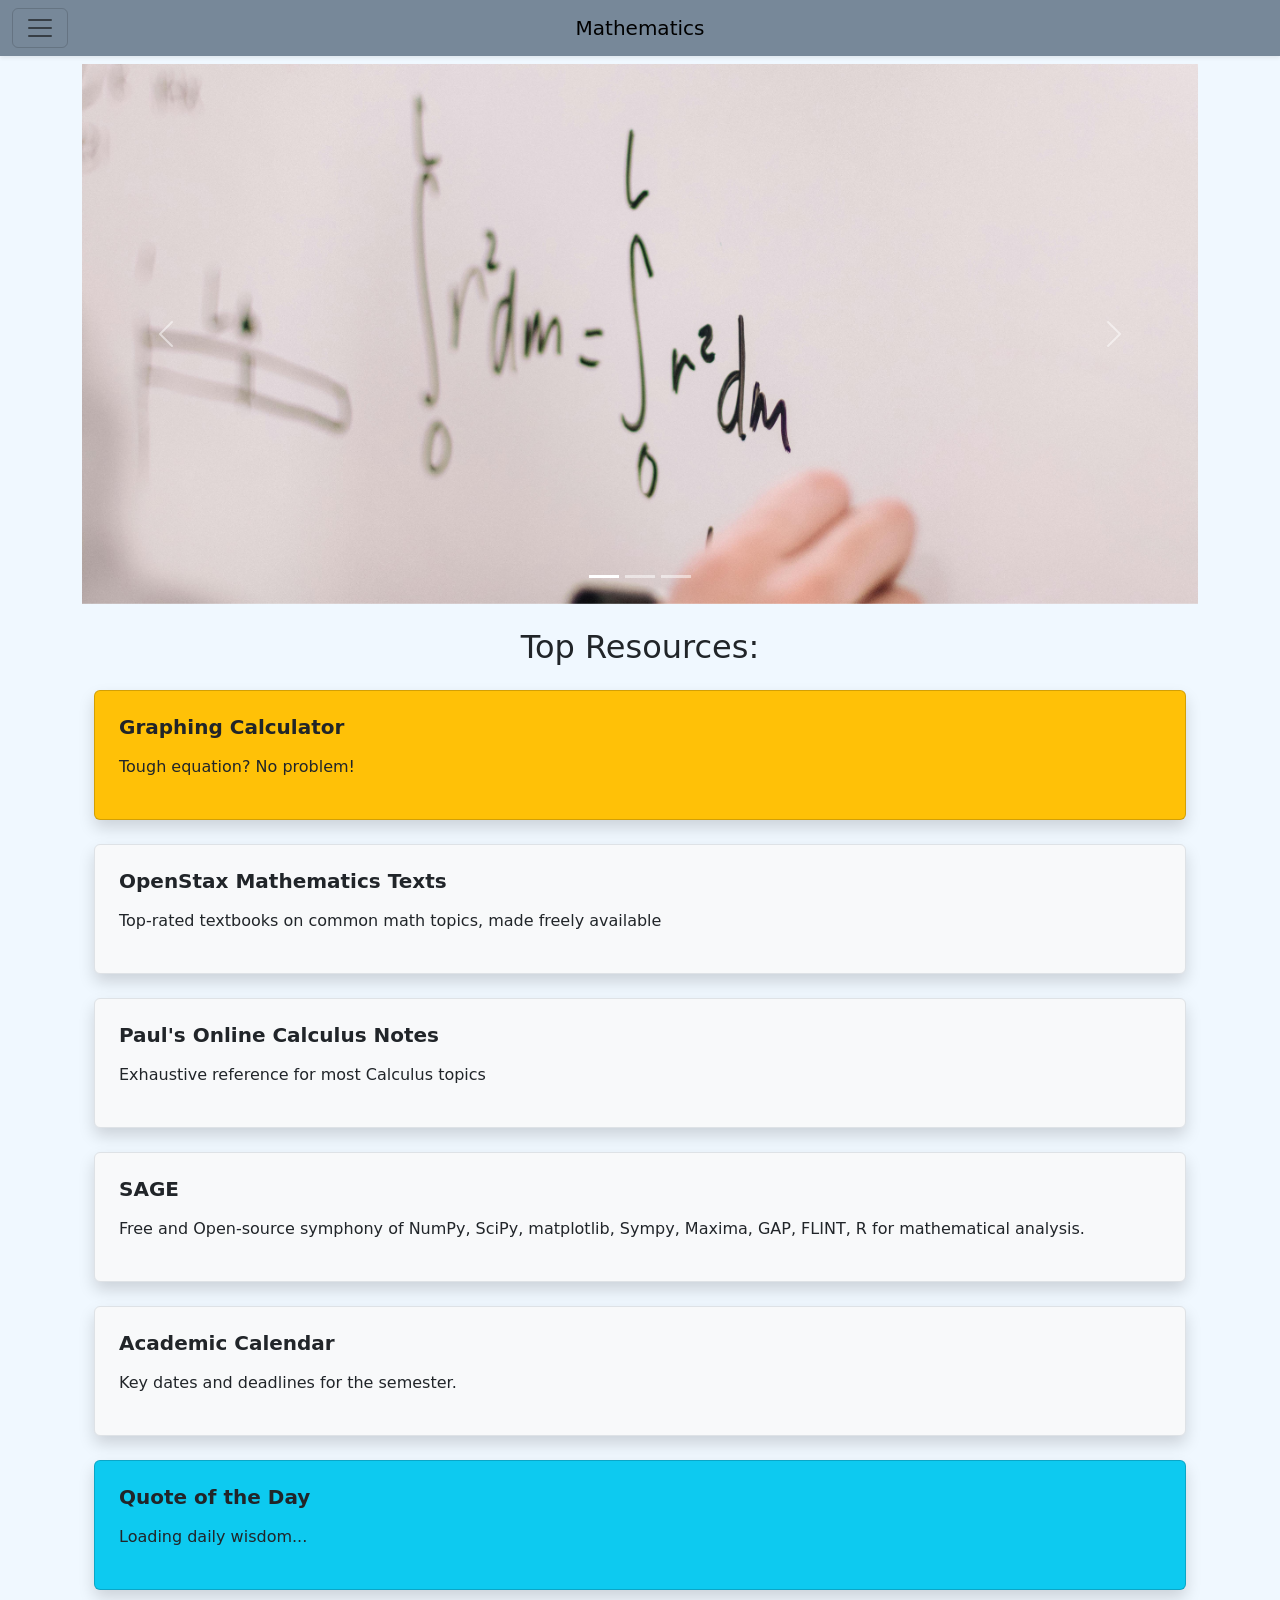
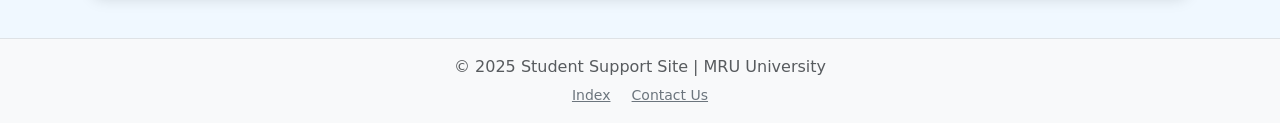
<file: math-dep.html>
<!DOCTYPE html>
<html lang="en">
  <head>
    <meta charset="utf-8">
    <meta name="viewport" content="width=device-width, initial-scale=1">
    <title>Mathematics Department</title>

    <!-- Icon, an actual icon file (16x16 or 32x32). (displays in Browser tab...) -->
    <link rel="icon" href="img/math/math.ico" />

    <!-- Load bootstrap -->
    <link href="https://cdn.jsdelivr.net/npm/bootstrap@5.0.2/dist/css/bootstrap.min.css" rel="stylesheet" integrity="sha384-EVSTQN3/azprG1Anm3QDgpJLIm9Nao0Yz1ztcQTwFspd3yD65VohhpuuCOmLASjC" crossorigin="anonymous">

    <!-- Custom Style sheets -->
    <link rel="stylesheet" href="css/main.css" />

  </head>

  <body>
    <!-- Header to be reused... -->
    <header class="site-header">
      <!-- nav holds the Bootstrap offcanvas drop-down menu: -->
      <nav class="navbar navbar-light fixed-top shadow-sm">
        <div class="container-fluid">

          <!-- Heading text on the top of the page... -->
          <!-- ensure it's center-aligned/doubles as page title -->
          <a class="navbar-brand position-absolute start-50 translate-middle-x" href="index.html">Mathematics</a>

          <!-- Clickable three-line hamburger toggle button for menu: -->
          <button class="navbar-toggler" type="button"
                  data-bs-toggle="offcanvas"
                  data-bs-target="#offcanvasNavbarTop"
                  aria-controls="offcanvasNavbarTop">
            <span class="navbar-toggler-icon"></span>
          </button>
        </div>
      </nav>

      <!-- Navigation drop-down content begin -->
      <div class="offcanvas offcanvas-top" tabindex="-1" id="offcanvasNavbarTop" aria-labelledby="offcanvasNavbarTopLabel" style="height: auto;">
        <div class="offcanvas-header bg-light">
          <h5 class="offcanvas-title" id="offcanvasNavbarTopLabel">Site Navigation</h5>
          <!-- Add a close button on the left side of drop-down -->
          <button type="button" class="btn-close text-reset" data-bs-dismiss="offcanvas" aria-label="Close"></button>
        </div>
          <!-- Drop-down listed content -->
          <div class="offcanvas-body">
            <ul class="navbar-nav justify-content-end flex-grow-1 pe-3">
              <li class="nav-item"> <a class="nav-link" aria-current="page" href="index.html">Main Page</a> </li>
              <li class="nav-item"> <a class="nav-link w-100" href="timer.html">Pomodoro Timer</a></li>
              <li class="nav-item"> <a class="nav-link w-100" href="compsci-dep.html">Computer Science</a></li>
              <li class="nav-item"> <a class="nav-link w-100" href="economics-dep.html">Economics</a></li>
              <li class="nav-item"> <a class="nav-link w-100" href="english-dep.html">English</a></li>
              <li class="nav-item"> <a class="nav-link w-100" href="history-dep.html">History</a></li>
              <li class="nav-item"> <a class="nav-link w-100 active" href="math-dep.html">Mathematics</a></li>
            </ul>
          </div>
          <!-- End - Drop-down listed content -->
      </div>
      <!-- End - Navigation drop-down content -->
    </header>
    <!-- Header to be reused... -->

    <!-- Begin Main Content Area -->
    <main id="main-content" class="mt-5 pt-3">

      <!-- Begin Photo Carousel: -->
      <section>
        <div class="container">
          <!-- Scroll interval adjustable w/ data-bs-interval (ms) -->
          <div id="carouselIndicators" class="carousel slide" data-bs-ride="carousel" data-bs-interval="10000">

            <div class="carousel-indicators">
              <button type="button" data-bs-target="#carouselIndicators" data-bs-slide-to="0" class="active" aria-current="true" aria-label="Slide 1"></button>
              <button type="button" data-bs-target="#carouselIndicators" data-bs-slide-to="1" aria-label="Slide 2"></button>
              <button type="button" data-bs-target="#carouselIndicators" data-bs-slide-to="2" aria-label="Slide 3"></button>
            </div>

            <div class="carousel-inner">
              <div class="carousel-item active">
                <img class="d-block w-100 carousel-img" src="img/math/temp_carousel_1.jpg" alt="First slide">
              </div>
              <div class="carousel-item">
                <img class="d-block w-100 carousel-img" src="img/math/temp_carousel_2.jpg" alt="Second slide">
              </div>
              <div class="carousel-item">
                <img class="d-block w-100 carousel-img" src="img/math/temp_carousel_3.jpg" alt="Third slide">
              </div>
            </div>

            <button class="carousel-control-prev" type="button" data-bs-target="#carouselIndicators" data-bs-slide="prev">
              <span class="carousel-control-prev-icon" aria-hidden="true"></span>
              <span class="visually-hidden">Previous</span>
            </button>

            <button class="carousel-control-next" type="button" data-bs-target="#carouselIndicators" data-bs-slide="next">
              <span class="carousel-control-next-icon" aria-hidden="true"></span>
              <span class="visually-hidden">Next</span>
            </button>
          </div>
        </div>
      </section>
      <!-- End Photo Carousel -->

      <!-- Begin General content area: Buttons, APIs, etc, go below here: -->
      <section id="resources-by-subject" class="mb-5">
        <h2 class="text-center my-4">Top Resources:</h2>

        <!-- Resources tiles container -->
        <div class="container px-4 mb-5">
          
          <!-- Graphing Calculator -->
          <div class="card bg-warning text-dark shadow mb-4">
            <div class="card-body d-flex flex-column p-4">
              <h5 class="card-title fw-bold mb-3">Graphing Calculator</h5>
              <p class="card-text">Tough equation? No problem!</p>
              <a href="https://www.geogebra.org/graphing?lang=en" class="stretched-link text-decoration-none text-dark"></a>
            </div>
          </div>

          <!-- OpenStax Textbooksc -->
          <div class="card bg-light shadow border mb-4">
            <div class="card-body d-flex flex-column p-4">
              <h5 class="card-title fw-bold mb-3">OpenStax Mathematics Texts</h5>
              <p class="card-text">Top-rated textbooks on common math topics, made freely available</p>
              <a href="https://openstax.org/subjects/math" class="stretched-link text-decoration-none text-dark"></a>
            </div>
          </div>

          <!-- Calculus Notes -->
          <div class="card bg-light shadow border mb-4">
            <div class="card-body d-flex flex-column p-4">
              <h5 class="card-title fw-bold mb-3">Paul's Online Calculus Notes</h5>
              <p class="card-text">Exhaustive reference for most Calculus topics</p>
              <a href="https://tutorial.math.lamar.edu/Classes/CalcI/CalcI.aspx" class="stretched-link text-decoration-none text-dark"></a>
            </div>
          </div>

          <!-- SAGE FOSS App -->
          <div class="card bg-light shadow border mb-4">
            <div class="card-body d-flex flex-column p-4">
              <h5 class="card-title fw-bold mb-3">SAGE</h5>
              <p class="card-text">Free and Open-source symphony of NumPy, SciPy, matplotlib, Sympy, Maxima, GAP, FLINT, R for mathematical analysis.</p>
              <a href="https://www.sagemath.org/" class="stretched-link text-decoration-none text-dark"></a>
            </div>
          </div>

          <!-- Academic Calendar -->
          <div class="card bg-light shadow border mb-4">
            <div class="card-body d-flex flex-column p-4">
              <h5 class="card-title fw-bold mb-3">Academic Calendar</h5>
              <p class="card-text">Key dates and deadlines for the semester.</p>
              <a href="#" class="stretched-link text-decoration-none text-dark"></a>
            </div>
          </div>

          <!-- Quote of the Day -->
          <div class="card bg-info text-dark shadow mb-4">
            <div class="card-body d-flex flex-column p-4">
              <h5 class="card-title fw-bold mb-3">Quote of the Day</h5>
              <p id="index_quote_of_the_day" class="card-text">Loading daily wisdom...</p>
              <a href="https://www.brainyquote.com/topics/inspirational-quotes" class="stretched-link text-decoration-none text-dark"></a>
            </div>
          </div>

        </div>
        <!-- End resources tiles container -->
      </section>
      <!-- End General content area -->

    </main>
    <!-- End main content area -->

    <!-- Begin Footer - to be reused...-->
    <footer class="bg-light text-center py-3 border-top">
      <!-- Container... -->
      <div>
        <!-- Copyright & date -->
        <p class="text-muted mb-0">&copy; 2025 Student Support Site | MRU University</p>

        <div class="mt-1">
          <a href="index.html" class="text-secondary text-decoration none small mx-2">Index</a>
          <a href="#" class="text-secondary text-decoration none small mx-2">Contact Us</a>
        </div>
      </div>
    </footer>
    <!-- End Footer -->

    <!-- Connect script file here -->
    <script src = "js/quote_api.js"></script>
    <script src="https://cdn.jsdelivr.net/npm/bootstrap@5.0.2/dist/js/bootstrap.bundle.min.js" integrity="sha384-MrcW6ZMFYlzcLA8Nl+NtUVF0sA7MsXsP1UyJoMp4YLEuNSfAP+JcXn/tWtIaxVXM" crossorigin="anonymous"></script>
  </body>
</html>
</file>
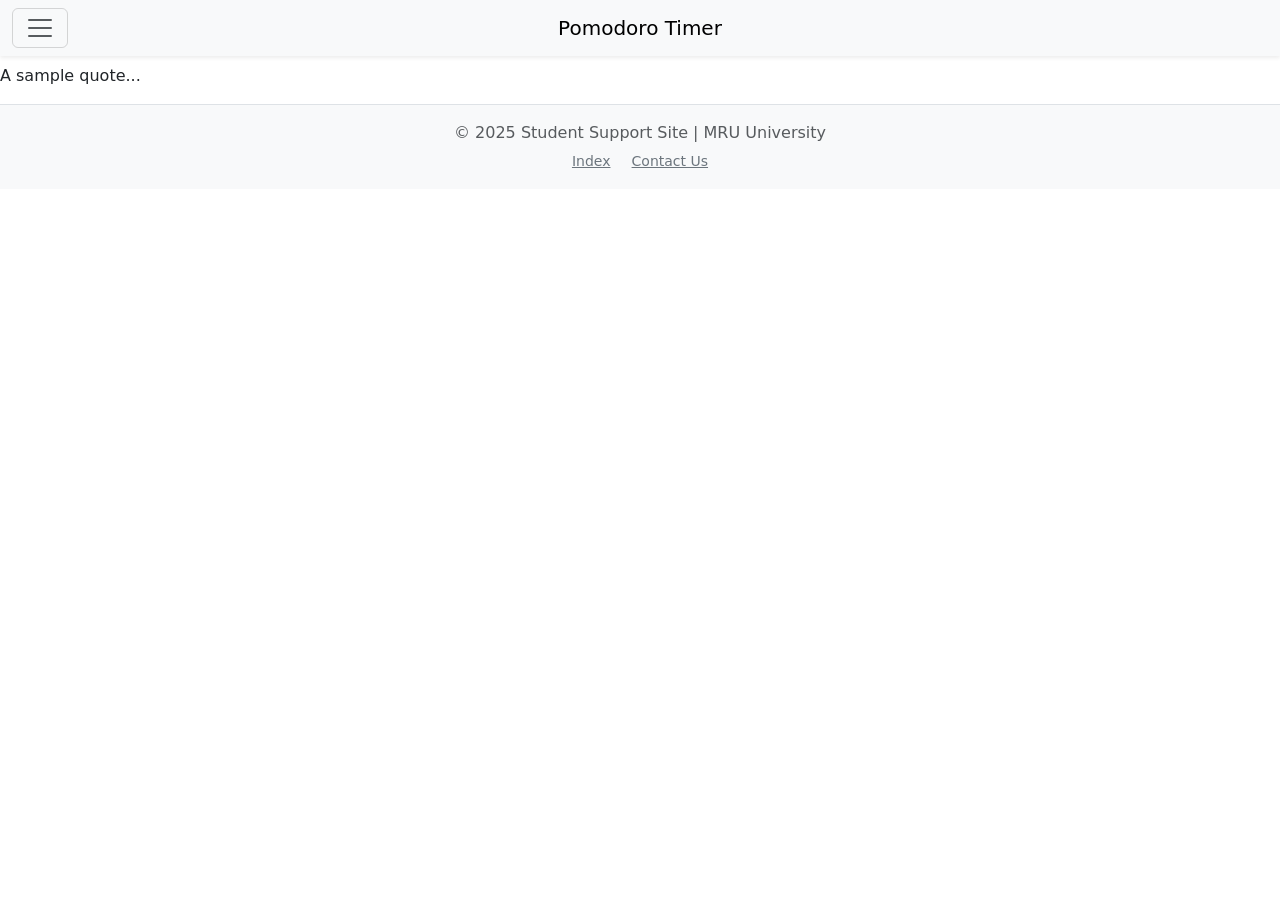
<file: timer.html>
<!DOCTYPE html>
<html lang="en">
  <head>
    <meta charset="utf-8">
    <meta name="viewport" content="width=device-width, initial-scale=1">
    <title>Pomodoro Timer</title>

    <!-- Icon, an actual icon file (16x16 or 32x32). (displays in Browser tab...) -->
    <link rel="icon" href="img/index/index.ico" />

    <!-- Custom Style sheets -->
    <link rel="stylesheet" href="css/main.css" />

    <!-- Load bootstrap -->
    <link href="https://cdn.jsdelivr.net/npm/bootstrap@5.0.2/dist/css/bootstrap.min.css" rel="stylesheet" integrity="sha384-EVSTQN3/azprG1Anm3QDgpJLIm9Nao0Yz1ztcQTwFspd3yD65VohhpuuCOmLASjC" crossorigin="anonymous">
  </head>

  <body>
    <!-- Header to be reused... -->
    <header class="site-header">
      <!-- nav holds the Bootstrap offcanvas drop-down menu: -->
      <nav class="navbar navbar-light bg-light fixed-top shadow-sm">
        <div class="container-fluid">

          <!-- Heading text on the top of the page... -->
          <!-- ensure it's center-aligned/doubles as page title -->
          <a class="navbar-brand position-absolute start-50 translate-middle-x" href="index.html">Pomodoro Timer</a>

          <!-- Clickable three-line hamburger toggle button for menu: -->
          <button class="navbar-toggler" type="button"
                  data-bs-toggle="offcanvas"
                  data-bs-target="#offcanvasNavbarTop"
                  aria-controls="offcanvasNavbarTop">
            <span class="navbar-toggler-icon"></span>
          </button>
        </div>
      </nav>

      <!-- Navigation drop-down content begin -->
      <div class="offcanvas offcanvas-top" tabindex="-1" id="offcanvasNavbarTop" aria-labelledby="offcanvasNavbarTopLabel" style="height: auto;">
        <div class="offcanvas-header bg-light">
          <h5 class="offcanvas-title" id="offcanvasNavbarTopLabel">Site Navigation</h5>
          <!-- Add a close button on the left side of drop-down -->
          <button type="button" class="btn-close text-reset" data-bs-dismiss="offcanvas" aria-label="Close"></button>
        </div>
          <!-- Drop-down listed content -->
          <div class="offcanvas-body">
            <ul class="navbar-nav justify-content-end flex-grow-1 pe-3">
              <li class="nav-item"> <a class="nav-link" aria-current="page" href="index.html">Main Page</a> </li>
              <li class="nav-item"> <a class="nav-link w-100 active" href="timer.html">Pomodoro Timer</a></li>
              <li class="nav-item"> <a class="nav-link w-100" href="compsci-dep.html">Computer Science</a></li>
              <li class="nav-item"> <a class="nav-link w-100" href="economics-dep.html">Economics</a></li>
              <li class="nav-item"> <a class="nav-link w-100" href="english-dep.html">English</a></li>
              <li class="nav-item"> <a class="nav-link w-100" href="history-dep.html">History</a></li>
              <li class="nav-item"> <a class="nav-link w-100" href="math-dep.html">Mathematics</a></li>
            </ul>
          </div>
          <!-- End - Drop-down listed content -->
      </div>
      <!-- End - Navigation drop-down content -->
    </header>
    <!-- Header to be reused... -->

    <!-- Begin Main Content Area -->
    <main id="main-content" class="mt-5 pt-3">

      <p id="timer_quote_of_the_day">A sample quote...</p>
      <!-- Begin General content area: Buttons, APIs, etc, go below here: -->
      <!-- todo... -->
      <!-- End General content area -->

    </main>
    <!-- End main content area -->

    <!-- Begin Footer - to be reused...-->
    <footer class="bg-light text-center py-3 border-top">
      <!-- Container... -->
      <div>
        <!-- Copyright & date -->
        <p class="text-muted mb-0">&copy; 2025 Student Support Site | MRU University</p>

        <div class="mt-1">
          <a href="index.html" class="text-secondary text-decoration none small mx-2">Index</a>
          <a href="#" class="text-secondary text-decoration none small mx-2">Contact Us</a>
        </div>
      </div>
    </footer>
    <!-- End Footer -->

    <!-- Connect script file here -->
    <script src = "js/quote_api.js"></script>
    <script src="https://cdn.jsdelivr.net/npm/bootstrap@5.0.2/dist/js/bootstrap.bundle.min.js" integrity="sha384-MrcW6ZMFYlzcLA8Nl+NtUVF0sA7MsXsP1UyJoMp4YLEuNSfAP+JcXn/tWtIaxVXM" crossorigin="anonymous"></script>
  </body>
</html>
</file>
<file: css/main.css>
/* Breakpoints for different screensizes, per BS docs */
/* Extra small devices (portrait phones, less than 576px) */
/* @media (max-width: 575.98px) { ... } */

/* Small devices (landscape phones, 576px and up) */
/* @media (min-width: 576px) and (max-width: 767.98px) { ... } */

/* Medium devices (tablets, 768px and up) */
/* @media (min-width: 768px) and (max-width: 991.98px) { ... } */

/* Large devices (desktops, 992px and up) */
/* @media (min-width: 992px) and (max-width: 1199.98px) { ... } */

/* Extra large devices (large desktops, 1200px and up) */
/* @media (min-width: 1200px) { ... } */
/* End BS breakpoints */

/*Control the height of the images in the carousel:*/
.carousel-img {
    height: 60vh; /* 60% of viewport height */
    min-height: 400px; /* Minimum height on smaller screens */
    max-height: 800px; /* Maximum height on larger screens */
    object-fit: cover;
    width: 100%;
}

.navbar {
    background-color: lightslategray;
}

/* Prevents the offcanvas navbar from taking up the full screen */
#offcanvasNavbarTop {
    max-height: 50vh;
    left: 0;
}

/* Adjust navbar theme*/
#offcanvasNavbarTop .nav-link {
    color:#807D76; /* Darker grey for text visibility */
}

#offcanvasNavbarTop .nav-link:hover {
    color: #000; /*Black on hover...*/
}

#offcanvasNavbarTop .nav-link:focus{
    color: #000; /*Black on focus...*/
}

#offcanvasNavbarTop .nav-link.active {
    color: #00A2D9; /*temp*/
}
/* End - Adjust navbar theme*/

/*Custom footer styling:*/
footer a{
    color: #807D76; /*Mirror navbar styling*/
}

footer a:hover {
    color: #000; /*Black on hover...*/
}
/*End - Custom footer styling:*/

/* Begin Body Styling */
body {
    background-color: AliceBlue;
}
/* End Body Styling */
</file>
